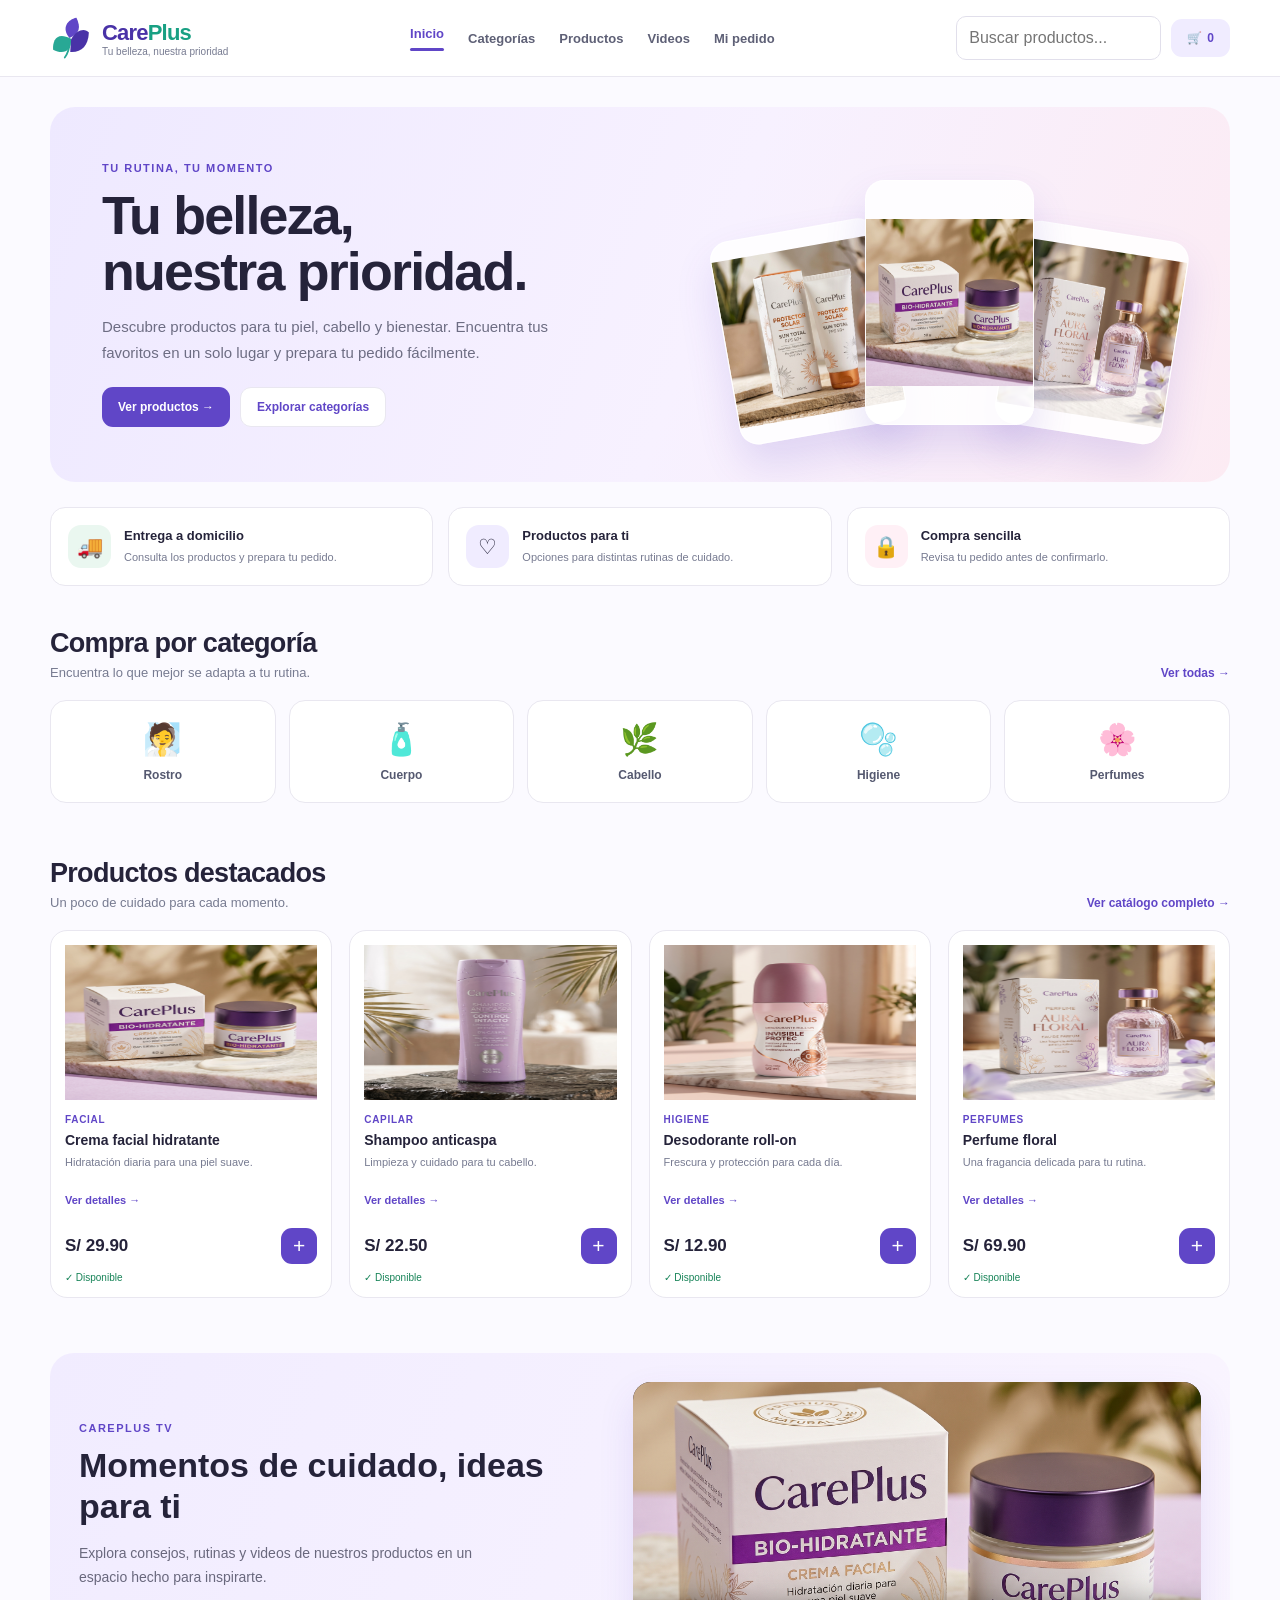
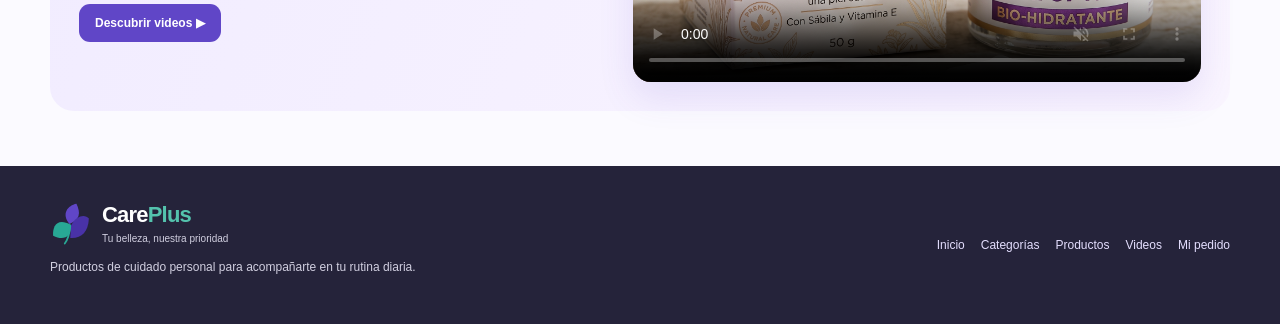
<file: index.html>
<!doctype html>
<html lang="es">

<head>
  <meta charset="utf-8">
  <meta name="viewport" content="width=device-width,initial-scale=1">
  <meta name="description" content="CarePlus: cuidado personal, productos para el rostro, el cuerpo y el cabello.">
  <title>Inicio | CarePlus</title>
  <link rel="stylesheet" href="css/estilos.css">
  <link rel="stylesheet" href="css/index.css">
</head>

<body>
  <header>
    <div class="wrap navbar">
      <a class="brand" href="index.html" aria-label="CarePlus: ir al inicio"><span class="logo-flower"
          aria-hidden="true"><svg viewBox="0 0 50 54" xmlns="http://www.w3.org/2000/svg">
            <path d="M23 27C12 14 21 3 32 1c6 13 4 20-9 26Z" fill="#6046c7" />
            <path d="M25 28C7 18 1 30 2 42c13 7 24 2 23-14Z" fill="#28a895" />
            <path d="M25 29c7-13 18-15 23-9-1 18-10 26-24 25Z" fill="#4932a7" />
            <path d="M24 30c-1 10-3 17-7 22" fill="none" stroke="#28a895" stroke-width="2.3" stroke-linecap="round" />
          </svg></span><span><strong><span class="brand-care">Care</span><span
              class="brand-plus">Plus</span></strong><small class="tagline">Tu belleza, nuestra
            prioridad</small></span></a>
      <nav aria-label="Navegación principal"><a href="index.html" aria-current="page">Inicio</a><a
          href="categorias.html">Categorías</a><a href="productos.html">Productos</a><a href="videos.html">Videos</a><a
          href="mi-pedido.html">Mi pedido</a></nav>
      <div class="nav-right">
        <form class="nav-search-form" id="global-search-form" role="search"><input id="header-search" class="search"
            type="search" placeholder="Buscar productos..." aria-label="Buscar productos" autocomplete="off"></form>
        <a class="cart-btn" href="mi-pedido.html#carrito" aria-label="Ir a mi carrito">🛒 <span
            id="cart-count">0</span></a>
      </div>
    </div>
  </header>
  <main class="page-main">
    <div class="wrap">
      <section class="hero home-hero" id="inicio">
        <div>
          <div class="eyebrow">Tu rutina, tu momento</div>
          <h1>Tu belleza,<br>nuestra prioridad.</h1>
          <p>Descubre productos para tu piel, cabello y bienestar. Encuentra tus favoritos en un solo lugar y prepara tu
            pedido fácilmente.</p>
          <div class="hero-actions"><a class="btn btn-primary" href="productos.html">Ver productos →</a><a
              class="btn btn-light" href="categorias.html">Explorar categorías</a></div>
        </div>
        <div class="hero-showcase" aria-label="Productos de cuidado CarePlus"><img class="hero-bottle hero-bottle-one"
            src="images/protector.jpg" alt="Protector solar CarePlus"><img class="hero-bottle hero-bottle-two"
            src="images/crema facial hidratante.jpg" alt="Crema hidratante CarePlus"><img
            class="hero-bottle hero-bottle-three" src="images/Perfume floral.jpg" alt="Perfume floral CarePlus"></div>
      </section>
      <div class="benefits">
        <div class="benefit">
          <div class="benefit-icon">🚚</div>
          <div><strong>Entrega a domicilio</strong><small>Consulta los productos y prepara tu pedido.</small></div>
        </div>
        <div class="benefit">
          <div class="benefit-icon">♡</div>
          <div><strong>Productos para ti</strong><small>Opciones para distintas rutinas de cuidado.</small></div>
        </div>
        <div class="benefit">
          <div class="benefit-icon">🔒</div>
          <div><strong>Compra sencilla</strong><small>Revisa tu pedido antes de confirmarlo.</small></div>
        </div>
      </div>
      <section class="section-block">
        <div class="section-head">
          <div>
            <h2>Compra por categoría</h2>
            <p>Encuentra lo que mejor se adapta a tu rutina.</p>
          </div><a class="mini-link" href="categorias.html">Ver todas →</a>
        </div>
        <div class="categories home-categories"><a class="category"
            href="productos.html?categoria=Facial"><span>🧖</span>Rostro</a><a class="category"
            href="productos.html?categoria=Cremas"><span>🧴</span>Cuerpo</a><a class="category"
            href="productos.html?categoria=Capilar"><span>🌿</span>Cabello</a><a class="category"
            href="productos.html?categoria=Higiene"><span>🫧</span>Higiene</a><a class="category"
            href="productos.html?categoria=Perfumes"><span>🌸</span>Perfumes</a></div>
      </section>
      <section class="section-block">
        <div class="section-head">
          <div>
            <h2>Productos destacados</h2>
            <p>Un poco de cuidado para cada momento.</p>
          </div><a class="mini-link" href="productos.html">Ver catálogo completo →</a>
        </div>
        <div class="products" id="home-products"></div>
      </section>
      <section class="home-video-teaser section-block">
        <div>
          <div class="eyebrow">CAREPLUS TV</div>
          <h2>Momentos de cuidado, ideas para ti</h2>
          <p>Explora consejos, rutinas y videos de nuestros productos en un espacio hecho para inspirarte.</p><a
            href="videos.html" class="btn btn-primary">Descubrir videos ▶</a>
        </div>
        <div class="teaser-media"><video controls muted playsinline preload="metadata"
            poster="images/crema facial hidratante.jpg">
            <source src="videos/CarePlus_video_principal.mp4" type="video/mp4">Tu navegador no admite videos HTML5.
          </video></div>
      </section>
    </div>
  </main>
  <footer>
    <div class="wrap footer-inner">
      <div><a class="brand" href="index.html" style="color:white"><span class="logo-flower" aria-hidden="true"><svg
              viewBox="0 0 50 54" xmlns="http://www.w3.org/2000/svg">
              <path d="M23 27C12 14 21 3 32 1c6 13 4 20-9 26Z" fill="#6046c7" />
              <path d="M25 28C7 18 1 30 2 42c13 7 24 2 23-14Z" fill="#28a895" />
              <path d="M25 29c7-13 18-15 23-9-1 18-10 26-24 25Z" fill="#4932a7" />
              <path d="M24 30c-1 10-3 17-7 22" fill="none" stroke="#28a895" stroke-width="2.3" stroke-linecap="round" />
            </svg></span><span><strong>Care<span style="color:#54c2ad">Plus</span></strong><small
              style="color:#d1cfe0">Tu belleza, nuestra prioridad</small></span></a>
        <p>Productos de cuidado personal para acompañarte en tu rutina diaria.</p>
      </div>
      <div class="footer-links"><a href="index.html">Inicio</a><a href="categorias.html">Categorías</a><a
          href="productos.html">Productos</a><a href="videos.html">Videos</a><a href="mi-pedido.html">Mi pedido</a>
      </div>
    </div>
  </footer>
  <script src="js/data/productos.js"></script>
  <script src="js/comun.js"></script>
  <script src="js/index.js"></script>
</body>

</html>
</file>
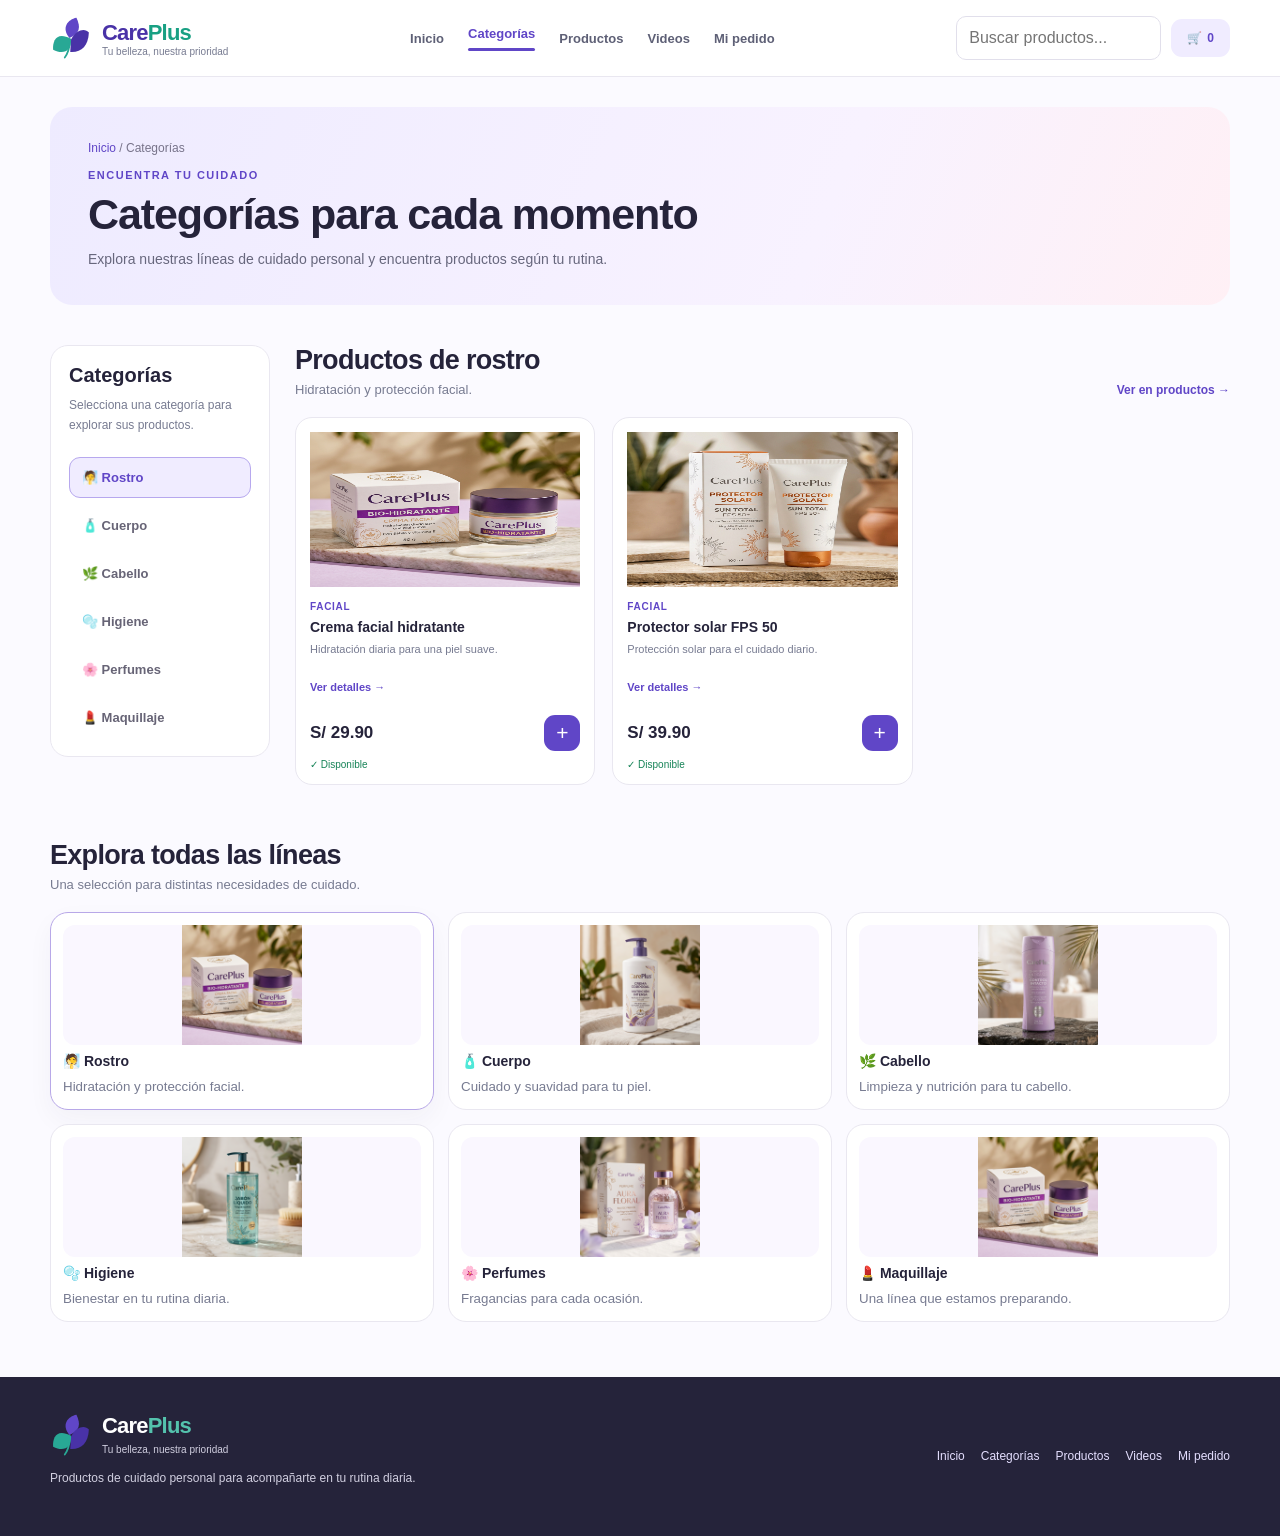
<file: categorias.html>
<!doctype html>
<html lang="es">

<head>
  <meta charset="utf-8">
  <meta name="viewport" content="width=device-width,initial-scale=1">
  <meta name="description" content="Explora las categorías de cuidado personal de CarePlus.">
  <title>Categorías | CarePlus</title>
  <link rel="stylesheet" href="css/estilos.css">
  <link rel="stylesheet" href="css/categorias.css">
</head>

<body>
  <header>
    <div class="wrap navbar">
      <a class="brand" href="index.html" aria-label="CarePlus: ir al inicio"><span class="logo-flower"
          aria-hidden="true"><svg viewBox="0 0 50 54" xmlns="http://www.w3.org/2000/svg">
            <path d="M23 27C12 14 21 3 32 1c6 13 4 20-9 26Z" fill="#6046c7" />
            <path d="M25 28C7 18 1 30 2 42c13 7 24 2 23-14Z" fill="#28a895" />
            <path d="M25 29c7-13 18-15 23-9-1 18-10 26-24 25Z" fill="#4932a7" />
            <path d="M24 30c-1 10-3 17-7 22" fill="none" stroke="#28a895" stroke-width="2.3" stroke-linecap="round" />
          </svg></span><span><strong><span class="brand-care">Care</span><span
              class="brand-plus">Plus</span></strong><small class="tagline">Tu belleza, nuestra
            prioridad</small></span></a>
      <nav aria-label="Navegación principal"><a href="index.html">Inicio</a><a href="categorias.html"
          aria-current="page">Categorías</a><a href="productos.html">Productos</a><a href="videos.html">Videos</a><a
          href="mi-pedido.html">Mi pedido</a></nav>
      <div class="nav-right">
        <form class="nav-search-form" id="global-search-form" role="search"><input id="header-search" class="search"
            type="search" placeholder="Buscar productos..." aria-label="Buscar productos" autocomplete="off"></form>
        <a class="cart-btn" href="mi-pedido.html#carrito" aria-label="Ir a mi carrito">🛒 <span
            id="cart-count">0</span></a>
      </div>
    </div>
  </header>
  <main class="page-main">
    <div class="wrap">
      <section class="page-banner">
        <div class="crumb"><a href="index.html">Inicio</a> / Categorías</div>
        <div class="eyebrow">Encuentra tu cuidado</div>
        <h1>Categorías para cada momento</h1>
        <p>Explora nuestras líneas de cuidado personal y encuentra productos según tu rutina.</p>
      </section>
      <section class="category-layout section-block" aria-labelledby="categories-title">
        <aside class="category-sidebar panel">
          <h2 id="categories-title">Categorías</h2>
          <p class="panel-intro">Selecciona una categoría para explorar sus productos.</p>
          <div class="category-menu" id="category-menu"><button type="button" data-cat="Facial">🧖
              Rostro</button><button type="button" data-cat="Cremas">🧴 Cuerpo</button><button type="button"
              data-cat="Capilar">🌿 Cabello</button><button type="button" data-cat="Higiene">🫧 Higiene</button><button
              type="button" data-cat="Perfumes">🌸 Perfumes</button><button type="button" data-cat="Maquillaje">💄
              Maquillaje</button></div>
        </aside>
        <div class="category-results">
          <div class="section-head">
            <div>
              <h2 id="category-heading">Productos para tu rostro</h2>
              <p id="category-description">Conoce nuestros productos y agrégalos a tu pedido.</p>
            </div><a id="category-view-all" class="mini-link" href="productos.html?categoria=Facial">Ver en productos
              →</a>
          </div>
          <div class="products category-products" id="category-products"></div>
        </div>
      </section>
      <section class="section-block">
        <div class="section-head">
          <div>
            <h2>Explora todas las líneas</h2>
            <p>Una selección para distintas necesidades de cuidado.</p>
          </div>
        </div>
        <div class="category-tiles" id="category-tiles"></div>
      </section>
    </div>
  </main>
  <footer>
    <div class="wrap footer-inner">
      <div><a class="brand" href="index.html" style="color:white"><span class="logo-flower" aria-hidden="true"><svg
              viewBox="0 0 50 54" xmlns="http://www.w3.org/2000/svg">
              <path d="M23 27C12 14 21 3 32 1c6 13 4 20-9 26Z" fill="#6046c7" />
              <path d="M25 28C7 18 1 30 2 42c13 7 24 2 23-14Z" fill="#28a895" />
              <path d="M25 29c7-13 18-15 23-9-1 18-10 26-24 25Z" fill="#4932a7" />
              <path d="M24 30c-1 10-3 17-7 22" fill="none" stroke="#28a895" stroke-width="2.3" stroke-linecap="round" />
            </svg></span><span><strong>Care<span style="color:#54c2ad">Plus</span></strong><small
              style="color:#d1cfe0">Tu belleza, nuestra prioridad</small></span></a>
        <p>Productos de cuidado personal para acompañarte en tu rutina diaria.</p>
      </div>
      <div class="footer-links"><a href="index.html">Inicio</a><a href="categorias.html">Categorías</a><a
          href="productos.html">Productos</a><a href="videos.html">Videos</a><a href="mi-pedido.html">Mi pedido</a>
      </div>
    </div>
  </footer>
  <script src="js/data/productos.js"></script>
  <script src="js/comun.js"></script>
  <script src="js/categorias.js"></script>
</body>

</html>
</file>
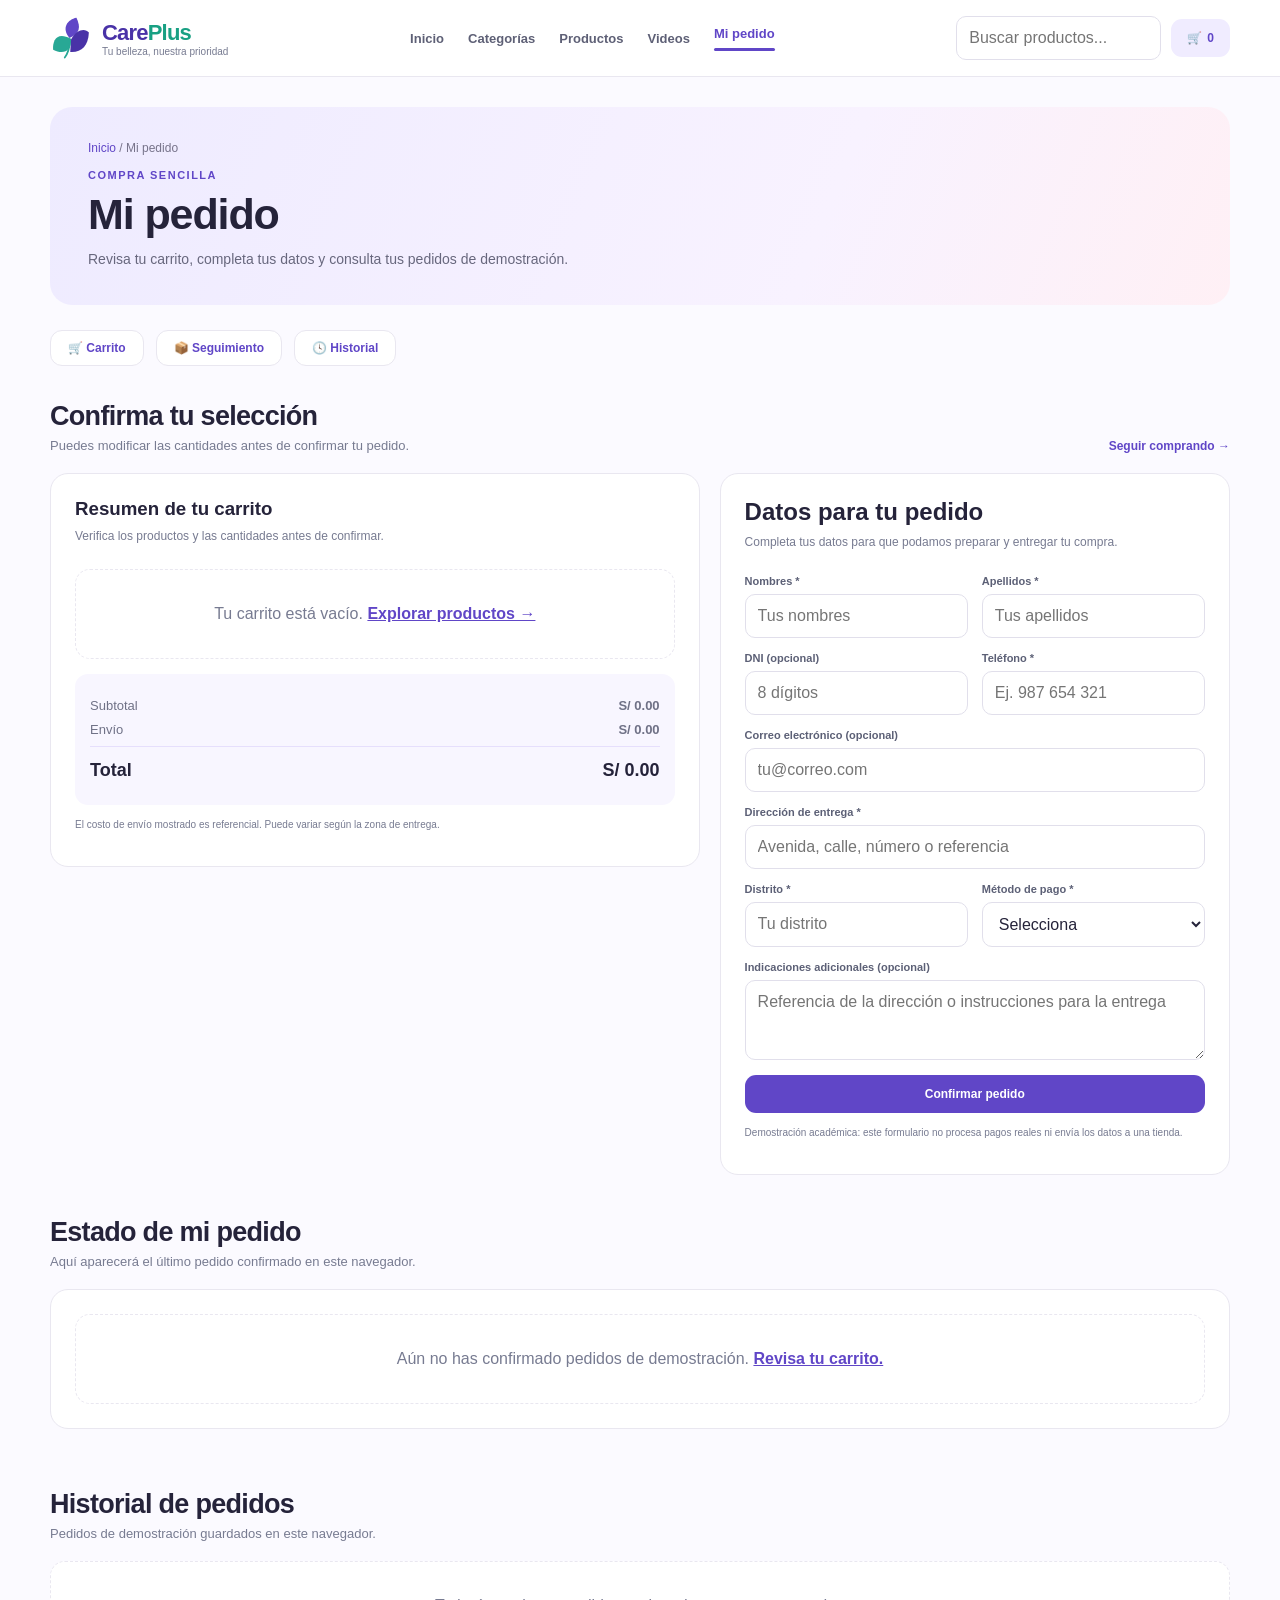
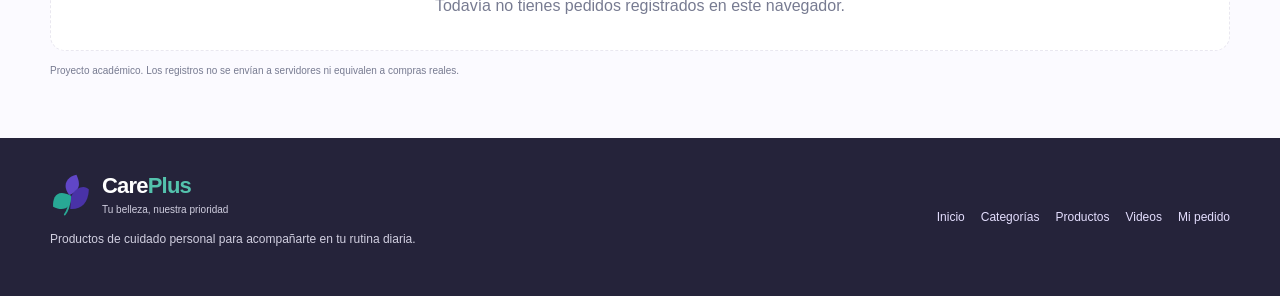
<file: mi-pedido.html>
<!doctype html>
<html lang="es">

<head>
  <meta charset="utf-8">
  <meta name="viewport" content="width=device-width,initial-scale=1">
  <meta name="description" content="Carrito y seguimiento de pedidos de demostración en CarePlus.">
  <title>Mi pedido | CarePlus</title>
  <link rel="stylesheet" href="css/estilos.css">
  <link rel="stylesheet" href="css/mi-pedido.css">
</head>

<body>
  <header>
    <div class="wrap navbar">
      <a class="brand" href="index.html" aria-label="CarePlus: ir al inicio"><span class="logo-flower"
          aria-hidden="true"><svg viewBox="0 0 50 54" xmlns="http://www.w3.org/2000/svg">
            <path d="M23 27C12 14 21 3 32 1c6 13 4 20-9 26Z" fill="#6046c7" />
            <path d="M25 28C7 18 1 30 2 42c13 7 24 2 23-14Z" fill="#28a895" />
            <path d="M25 29c7-13 18-15 23-9-1 18-10 26-24 25Z" fill="#4932a7" />
            <path d="M24 30c-1 10-3 17-7 22" fill="none" stroke="#28a895" stroke-width="2.3" stroke-linecap="round" />
          </svg></span><span><strong><span class="brand-care">Care</span><span
              class="brand-plus">Plus</span></strong><small class="tagline">Tu belleza, nuestra
            prioridad</small></span></a>
      <nav aria-label="Navegación principal"><a href="index.html">Inicio</a><a href="categorias.html">Categorías</a><a
          href="productos.html">Productos</a><a href="videos.html">Videos</a><a href="mi-pedido.html"
          aria-current="page">Mi pedido</a></nav>
      <div class="nav-right">
        <form class="nav-search-form" id="global-search-form" role="search"><input id="header-search" class="search"
            type="search" placeholder="Buscar productos..." aria-label="Buscar productos" autocomplete="off"></form>
        <a class="cart-btn" href="mi-pedido.html#carrito" aria-label="Ir a mi carrito">🛒 <span
            id="cart-count">0</span></a>
      </div>
    </div>
  </header>
  <main class="page-main">
    <div class="wrap">
      <section class="page-banner">
        <div class="crumb"><a href="index.html">Inicio</a> / Mi pedido</div>
        <div class="eyebrow">COMPRA SENCILLA</div>
        <h1>Mi pedido</h1>
        <p>Revisa tu carrito, completa tus datos y consulta tus pedidos de demostración.</p>
      </section>
      <nav class="order-tabs" aria-label="Secciones de mi pedido"><a href="#carrito">🛒 Carrito</a><a
          href="#seguimiento">📦 Seguimiento</a><a href="#historial">🕓 Historial</a></nav>
      <section id="carrito">
        <div class="section-head">
          <div>
            <h2>Confirma tu selección</h2>
            <p>Puedes modificar las cantidades antes de confirmar tu pedido.</p>
          </div><a href="productos.html" class="mini-link">Seguir comprando →</a>
        </div>
        <section class="checkout-area checkout-page" id="pedido">
          <div class="panel">
            <div class="notice" id="notice" role="status"></div>
            <h2>Datos para tu pedido</h2>
            <p class="panel-intro">Completa tus datos para que podamos preparar y entregar tu compra.</p>
            <form id="checkout-form">
              <div class="form-grid">
                <div class="field"><label for="first-name">Nombres *</label><input id="first-name"
                    placeholder="Tus nombres" required="" /></div>
                <div class="field"><label for="last-name">Apellidos *</label><input id="last-name"
                    placeholder="Tus apellidos" required="" /></div>
                <div class="field"><label for="dni">DNI (opcional)</label><input id="dni" inputmode="numeric"
                    maxlength="8" placeholder="8 dígitos" /></div>
                <div class="field"><label for="phone">Teléfono *</label><input id="phone" inputmode="tel"
                    placeholder="Ej. 987 654 321" required="" /></div>
                <div class="field full"><label for="email">Correo electrónico (opcional)</label><input id="email"
                    placeholder="tu@correo.com" type="email" /></div>
                <div class="field full"><label for="address">Dirección de entrega *</label><input id="address"
                    placeholder="Avenida, calle, número o referencia" required="" /></div>
                <div class="field"><label for="district">Distrito *</label><input id="district"
                    placeholder="Tu distrito" required="" /></div>
                <div class="field"><label for="payment">Método de pago *</label><select id="payment" required="">
                    <option value="">Selecciona</option>
                    <option>Pago contra entrega</option>
                    <option>Transferencia bancaria</option>
                    <option>Billetera digital</option>
                    <option>Tarjeta</option>
                  </select></div>
                <div class="field full"><label for="comments">Indicaciones adicionales
                    (opcional)</label><textarea id="comments"
                    placeholder="Referencia de la dirección o instrucciones para la entrega" rows="3"></textarea>
                </div>
              </div>
              <button class="btn btn-primary wide" type="submit">Confirmar pedido</button>
              <p class="note">Demostración académica: este formulario no procesa pagos reales ni envía los
                datos a una tienda.</p>
            </form>
          </div>
          <aside class="panel">
            <h3>Resumen de tu carrito</h3>
            <p class="panel-intro">Verifica los productos y las cantidades antes de confirmar.</p>
            <div id="cart-items">
              <div class="empty">Tu carrito está vacío. Agrega productos del catálogo.</div>
            </div>
            <div class="totals">
              <div class="total-row"><span>Subtotal</span><strong id="subtotal">S/ 0.00</strong></div>
              <div class="total-row"><span>Envío</span><strong id="shipping">S/ 7.00</strong></div>
              <div class="total-row final"><span>Total</span><strong id="total">S/ 7.00</strong></div>
            </div>
            <p class="note">El costo de envío mostrado es referencial. Puede variar según la zona de entrega.
            </p>
          </aside>
        </section>
      </section>
      <section class="order-extras" id="seguimiento">
        <div class="section-head">
          <div>
            <h2>Estado de mi pedido</h2>
            <p id="last-order-description">Aquí aparecerá el último pedido confirmado en este navegador.</p>
          </div>
        </div>
        <div class="panel" id="latest-order"></div>
      </section>
      <section class="order-extras" id="historial">
        <div class="section-head">
          <div>
            <h2>Historial de pedidos</h2>
            <p>Pedidos de demostración guardados en este navegador.</p>
          </div>
        </div>
        <div class="order-history" id="order-history"></div>
        <p class="note">Proyecto académico. Los registros no se envían a servidores ni equivalen a compras reales.</p>
      </section>
    </div>
  </main>
  <footer>
    <div class="wrap footer-inner">
      <div><a class="brand" href="index.html" style="color:white"><span class="logo-flower" aria-hidden="true"><svg
              viewBox="0 0 50 54" xmlns="http://www.w3.org/2000/svg">
              <path d="M23 27C12 14 21 3 32 1c6 13 4 20-9 26Z" fill="#6046c7" />
              <path d="M25 28C7 18 1 30 2 42c13 7 24 2 23-14Z" fill="#28a895" />
              <path d="M25 29c7-13 18-15 23-9-1 18-10 26-24 25Z" fill="#4932a7" />
              <path d="M24 30c-1 10-3 17-7 22" fill="none" stroke="#28a895" stroke-width="2.3" stroke-linecap="round" />
            </svg></span><span><strong>Care<span style="color:#54c2ad">Plus</span></strong><small
              style="color:#d1cfe0">Tu belleza, nuestra prioridad</small></span></a>
        <p>Productos de cuidado personal para acompañarte en tu rutina diaria.</p>
      </div>
      <div class="footer-links"><a href="index.html">Inicio</a><a href="categorias.html">Categorías</a><a
          href="productos.html">Productos</a><a href="videos.html">Videos</a><a href="mi-pedido.html">Mi pedido</a>
      </div>
    </div>
  </footer>
  <script src="js/data/productos.js"></script>
  <script src="js/comun.js"></script>
  <script src="js/mi-pedido.js"></script>
</body>

</html>
</file>
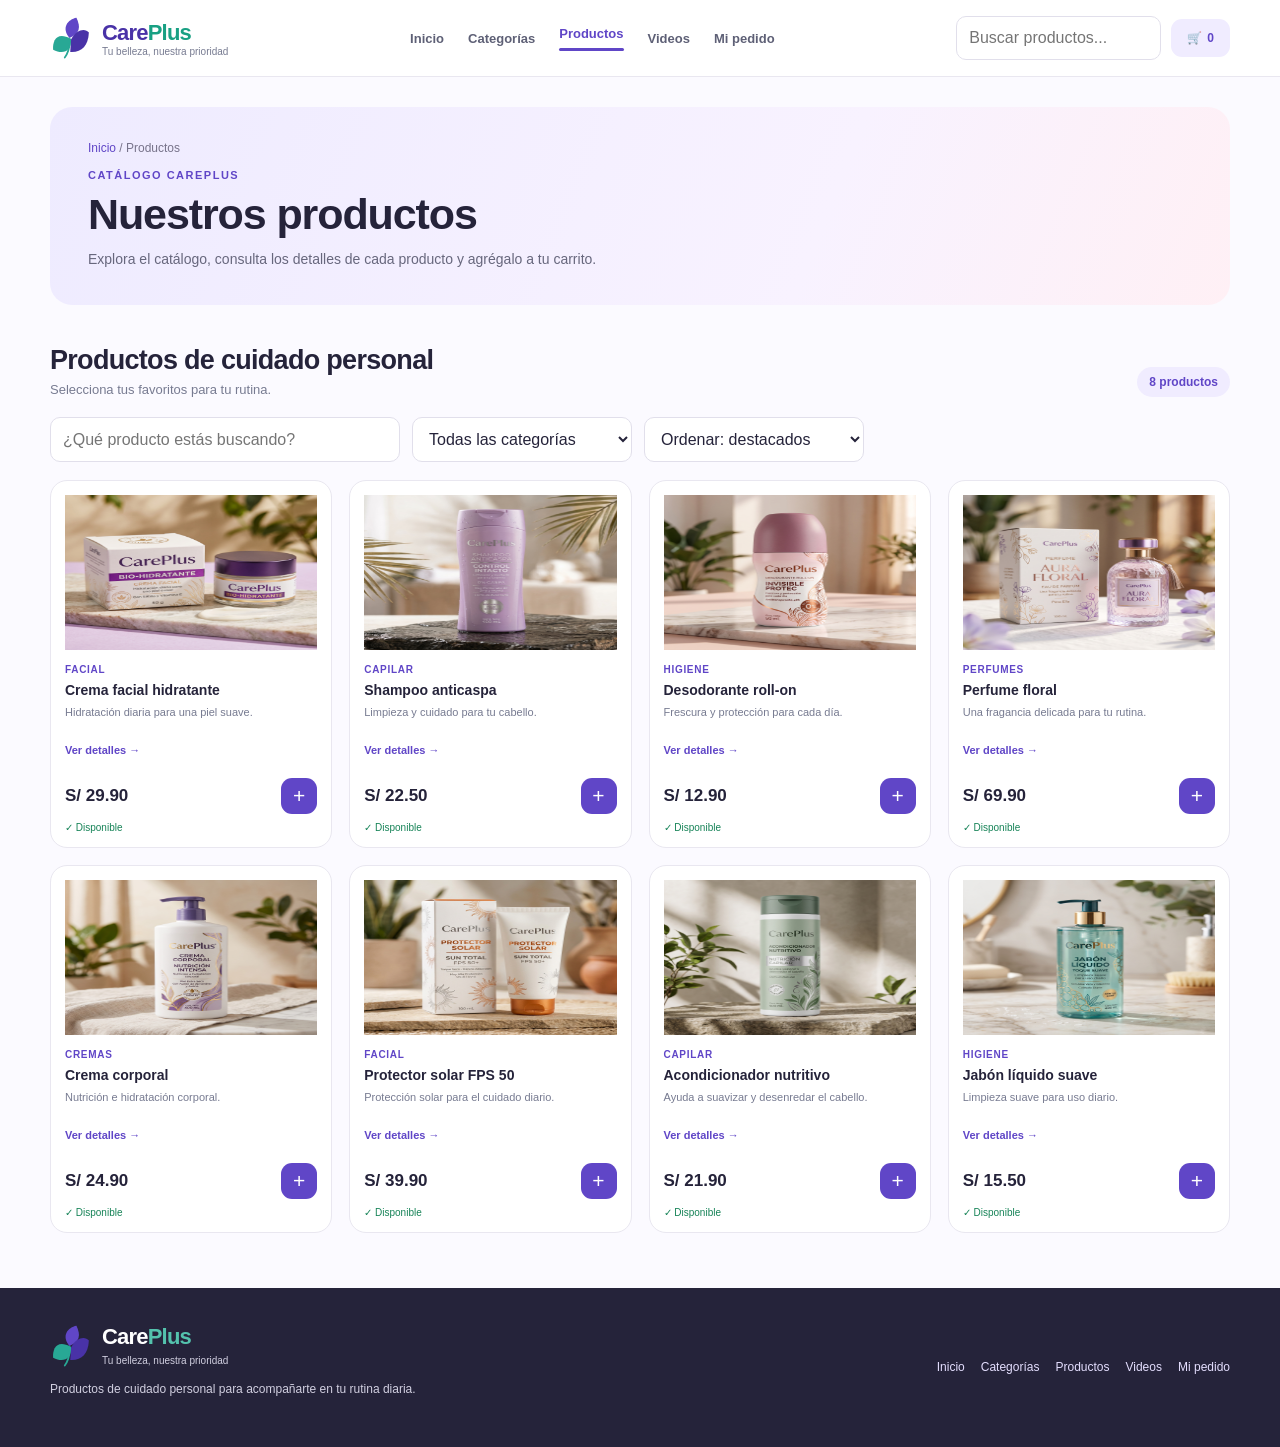
<file: productos.html>
<!doctype html>
<html lang="es">

<head>
  <meta charset="utf-8">
  <meta name="viewport" content="width=device-width,initial-scale=1">
  <meta name="description" content="Catálogo de productos CarePlus con búsqueda, categorías y carrito.">
  <title>Productos | CarePlus</title>
  <link rel="stylesheet" href="css/estilos.css">
  <link rel="stylesheet" href="css/productos.css">
</head>

<body>
  <header>
    <div class="wrap navbar">
      <a class="brand" href="index.html" aria-label="CarePlus: ir al inicio"><span class="logo-flower"
          aria-hidden="true"><svg viewBox="0 0 50 54" xmlns="http://www.w3.org/2000/svg">
            <path d="M23 27C12 14 21 3 32 1c6 13 4 20-9 26Z" fill="#6046c7" />
            <path d="M25 28C7 18 1 30 2 42c13 7 24 2 23-14Z" fill="#28a895" />
            <path d="M25 29c7-13 18-15 23-9-1 18-10 26-24 25Z" fill="#4932a7" />
            <path d="M24 30c-1 10-3 17-7 22" fill="none" stroke="#28a895" stroke-width="2.3" stroke-linecap="round" />
          </svg></span><span><strong><span class="brand-care">Care</span><span
              class="brand-plus">Plus</span></strong><small class="tagline">Tu belleza, nuestra
            prioridad</small></span></a>
      <nav aria-label="Navegación principal"><a href="index.html">Inicio</a><a href="categorias.html">Categorías</a><a
          href="productos.html" aria-current="page">Productos</a><a href="videos.html">Videos</a><a
          href="mi-pedido.html">Mi pedido</a></nav>
      <div class="nav-right">
        <form class="nav-search-form" id="global-search-form" role="search"><input id="header-search" class="search"
            type="search" placeholder="Buscar productos..." aria-label="Buscar productos" autocomplete="off"></form>
        <a class="cart-btn" href="mi-pedido.html#carrito" aria-label="Ir a mi carrito">🛒 <span
            id="cart-count">0</span></a>
      </div>
    </div>
  </header>
  <main class="page-main">
    <div class="wrap">
      <section class="page-banner">
        <div class="crumb"><a href="index.html">Inicio</a> / Productos</div>
        <div class="eyebrow">Catálogo CarePlus</div>
        <h1>Nuestros productos</h1>
        <p>Explora el catálogo, consulta los detalles de cada producto y agrégalo a tu carrito.</p>
      </section>
      <section class="section-block">
        <div class="section-head">
          <div>
            <h2>Productos de cuidado personal</h2>
            <p id="results-description">Selecciona tus favoritos para tu rutina.</p>
          </div><span class="catalog-count" id="catalog-count" aria-live="polite"></span>
        </div>
        <div class="shop-tools"><input id="product-search" type="search" placeholder="¿Qué producto estás buscando?"
            aria-label="Buscar en catálogo"><select id="category-filter" aria-label="Filtrar por categoría">
            <option value="">Todas las categorías</option>
            <option value="Facial">Rostro</option>
            <option value="Cremas">Cuerpo</option>
            <option value="Capilar">Cabello</option>
            <option value="Higiene">Higiene</option>
            <option value="Perfumes">Perfumes</option>
            <option value="Maquillaje">Maquillaje</option>
          </select><select id="sort-filter" aria-label="Ordenar productos">
            <option value="featured">Ordenar: destacados</option>
            <option value="price-up">Precio: menor a mayor</option>
            <option value="price-down">Precio: mayor a menor</option>
            <option value="name">Nombre: A–Z</option>
          </select></div>
        <div class="products" id="products" aria-live="polite"></div>
      </section>
      <dialog class="product-dialog" id="product-dialog" aria-labelledby="detail-title"><button type="button"
          class="dialog-close" id="detail-close" aria-label="Cerrar detalles">×</button>
        <div class="product-dialog-body" id="product-detail"></div>
      </dialog>
      <div class="toast" id="shop-toast" role="status" aria-live="polite"></div>
    </div>
  </main>
  <footer>
    <div class="wrap footer-inner">
      <div><a class="brand" href="index.html" style="color:white"><span class="logo-flower" aria-hidden="true"><svg
              viewBox="0 0 50 54" xmlns="http://www.w3.org/2000/svg">
              <path d="M23 27C12 14 21 3 32 1c6 13 4 20-9 26Z" fill="#6046c7" />
              <path d="M25 28C7 18 1 30 2 42c13 7 24 2 23-14Z" fill="#28a895" />
              <path d="M25 29c7-13 18-15 23-9-1 18-10 26-24 25Z" fill="#4932a7" />
              <path d="M24 30c-1 10-3 17-7 22" fill="none" stroke="#28a895" stroke-width="2.3" stroke-linecap="round" />
            </svg></span><span><strong>Care<span style="color:#54c2ad">Plus</span></strong><small
              style="color:#d1cfe0">Tu belleza, nuestra prioridad</small></span></a>
        <p>Productos de cuidado personal para acompañarte en tu rutina diaria.</p>
      </div>
      <div class="footer-links"><a href="index.html">Inicio</a><a href="categorias.html">Categorías</a><a
          href="productos.html">Productos</a><a href="videos.html">Videos</a><a href="mi-pedido.html">Mi pedido</a>
      </div>
    </div>
  </footer>
  <script src="js/data/productos.js"></script>
  <script src="js/comun.js"></script>
  <script src="js/productos.js"></script>
</body>

</html>
</file>
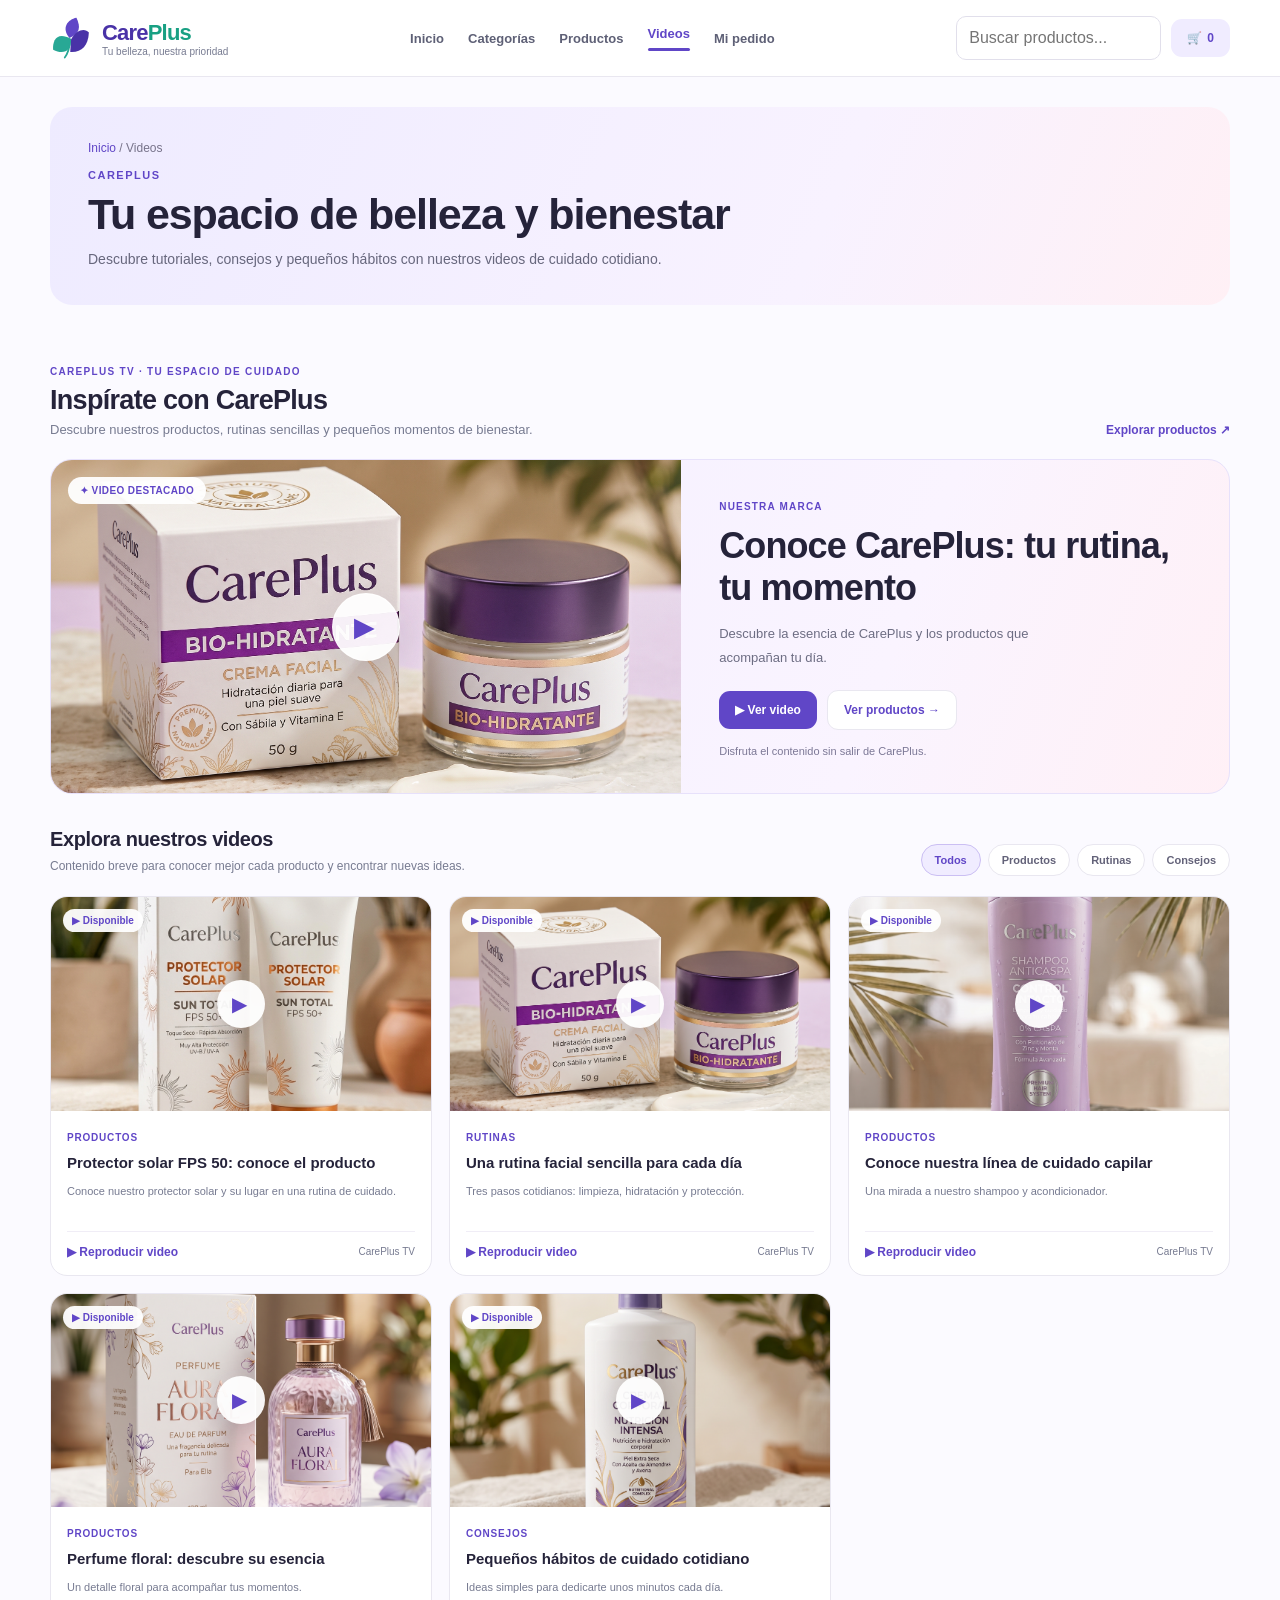
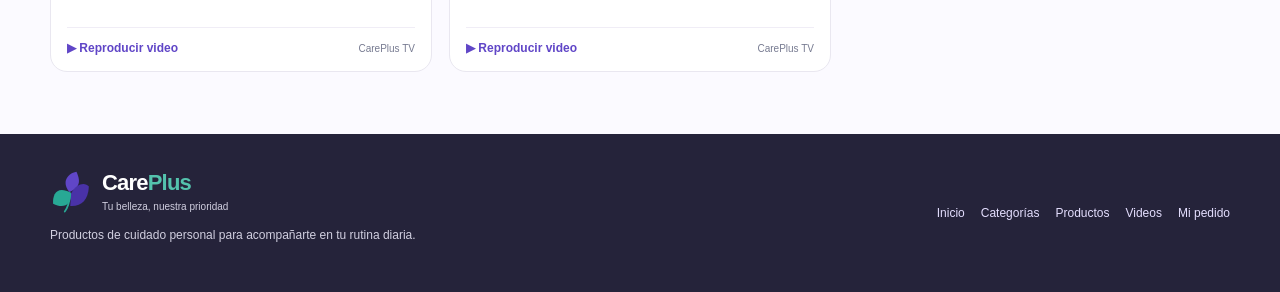
<file: videos.html>
<!doctype html>
<html lang="es">

<head>
  <meta charset="utf-8">
  <meta name="viewport" content="width=device-width,initial-scale=1">
  <meta name="description" content="CarePlus TV: videos de productos, rutinas y consejos de belleza.">
  <title>Videos | CarePlus</title>
  <link rel="stylesheet" href="css/estilos.css">
  <link rel="stylesheet" href="css/videos.css">
</head>

<body>
  <header>
    <div class="wrap navbar">
      <a class="brand" href="index.html" aria-label="CarePlus: ir al inicio"><span class="logo-flower"
          aria-hidden="true"><svg viewBox="0 0 50 54" xmlns="http://www.w3.org/2000/svg">
            <path d="M23 27C12 14 21 3 32 1c6 13 4 20-9 26Z" fill="#6046c7" />
            <path d="M25 28C7 18 1 30 2 42c13 7 24 2 23-14Z" fill="#28a895" />
            <path d="M25 29c7-13 18-15 23-9-1 18-10 26-24 25Z" fill="#4932a7" />
            <path d="M24 30c-1 10-3 17-7 22" fill="none" stroke="#28a895" stroke-width="2.3" stroke-linecap="round" />
          </svg></span><span><strong><span class="brand-care">Care</span><span
              class="brand-plus">Plus</span></strong><small class="tagline">Tu belleza, nuestra
            prioridad</small></span></a>
      <nav aria-label="Navegación principal"><a href="index.html">Inicio</a><a href="categorias.html">Categorías</a><a
          href="productos.html">Productos</a><a href="videos.html" aria-current="page">Videos</a><a
          href="mi-pedido.html">Mi pedido</a></nav>
      <div class="nav-right">
        <form class="nav-search-form" id="global-search-form" role="search"><input id="header-search" class="search"
            type="search" placeholder="Buscar productos..." aria-label="Buscar productos" autocomplete="off"></form>
        <a class="cart-btn" href="mi-pedido.html#carrito" aria-label="Ir a mi carrito">🛒 <span
            id="cart-count">0</span></a>
      </div>
    </div>
  </header>
  <main class="page-main">
    <div class="wrap">
      <section class="page-banner">
        <div class="crumb"><a href="index.html">Inicio</a> / Videos</div>
        <div class="eyebrow">CAREPLUS</div>
        <h1>Tu espacio de belleza y bienestar</h1>
        <p>Descubre tutoriales, consejos y pequeños hábitos con nuestros videos de cuidado cotidiano.</p>
      </section>
      <section aria-labelledby="cpv-title" class="cpv-section" id="videos">
        <div class="section-head cpv-section-head">
          <div>
            <span class="cpv-eyebrow">CAREPLUS TV · TU ESPACIO DE CUIDADO</span>
            <h2 id="cpv-title">Inspírate con CarePlus</h2>
            <p>Descubre nuestros productos, rutinas sencillas y pequeños momentos de bienestar.</p>
          </div>
          <a class="cpv-text-link" href="productos.html">Explorar productos <span aria-hidden="true">↗</span></a>
        </div>
        <!-- El video principal se construye con los datos de js/data/videos.js. -->
        <div id="cpv-featured"></div>
        <div class="cpv-library-heading">
          <div>
            <h3>Explora nuestros videos</h3>
            <p>Contenido breve para conocer mejor cada producto y encontrar nuevas ideas.</p>
          </div>
          <div aria-label="Filtrar videos por categoría" class="cpv-filters" role="group">
            <button aria-pressed="true" class="cpv-filter is-active" data-video-filter="todos"
              type="button">Todos</button>
            <button aria-pressed="false" class="cpv-filter" data-video-filter="productos"
              type="button">Productos</button>
            <button aria-pressed="false" class="cpv-filter" data-video-filter="rutinas" type="button">Rutinas</button>
            <button aria-pressed="false" class="cpv-filter" data-video-filter="consejos" type="button">Consejos</button>
          </div>
        </div>
        <!-- Las tarjetas se generan con JavaScript; no hay que copiarlas en el HTML. -->
        <div aria-live="polite" class="cpv-grid" id="cpv-grid"></div>
        <p class="cpv-empty" hidden="" id="cpv-empty">No hay videos en esta categoría por ahora.</p>
      </section>
    </div>
  </main>
  <footer>
    <div class="wrap footer-inner">
      <div><a class="brand" href="index.html" style="color:white"><span class="logo-flower" aria-hidden="true"><svg
              viewBox="0 0 50 54" xmlns="http://www.w3.org/2000/svg">
              <path d="M23 27C12 14 21 3 32 1c6 13 4 20-9 26Z" fill="#6046c7" />
              <path d="M25 28C7 18 1 30 2 42c13 7 24 2 23-14Z" fill="#28a895" />
              <path d="M25 29c7-13 18-15 23-9-1 18-10 26-24 25Z" fill="#4932a7" />
              <path d="M24 30c-1 10-3 17-7 22" fill="none" stroke="#28a895" stroke-width="2.3" stroke-linecap="round" />
            </svg></span><span><strong>Care<span style="color:#54c2ad">Plus</span></strong><small
              style="color:#d1cfe0">Tu belleza, nuestra prioridad</small></span></a>
        <p>Productos de cuidado personal para acompañarte en tu rutina diaria.</p>
      </div>
      <div class="footer-links"><a href="index.html">Inicio</a><a href="categorias.html">Categorías</a><a
          href="productos.html">Productos</a><a href="videos.html">Videos</a><a href="mi-pedido.html">Mi pedido</a>
      </div>
    </div>
  </footer>
  <dialog aria-labelledby="cpv-dialog-title" class="cpv-dialog" id="cpv-dialog">
    <div class="cpv-dialog__inner">
      <div class="cpv-dialog__top">
        <div>
          <span class="cpv-eyebrow">CAREPLUS TV</span>
          <h2 id="cpv-dialog-title">Video de CarePlus</h2>
        </div>
        <button aria-label="Cerrar video" class="cpv-dialog__close" id="cpv-dialog-close" type="button">×</button>
      </div>
      <video controls="" id="cpv-player" playsinline="" preload="none"></video>
      <p class="cpv-dialog__description" id="cpv-dialog-description"></p>
      <p class="cpv-dialog__error" hidden="" id="cpv-dialog-error" role="alert">No se pudo reproducir el video.
        Comprueba que el archivo MP4 exista en la carpeta indicada.</p>
    </div>
  </dialog>
  <script src="js/data/productos.js"></script>
  <script src="js/comun.js"></script>
  <script src="js/data/videos.js"></script>
  <script src="js/videos.js"></script>
</body>

</html>
</file>
<file: css/estilos.css>
:root {
    --purple: #6046c7;
    --purple-dark: #4932a7;
    --lavender: #f0ecff;
    --ink: #25233a;
    --muted: #777b91;
    --line: #e9e7f0;
    --bg: #fbfaff;
    --mint: #eaf7f0;
    --pink: #fff0f6
}

* {
    box-sizing: border-box
}

body {
    margin: 0;
    background: var(--bg);
    color: var(--ink);
    font-family: Inter, "Segoe UI", Arial, sans-serif
}

button,
input,
select,
textarea {
    font: inherit
}

button {
    cursor: pointer
}

.wrap {
    width: min(1180px, calc(100% - 36px));
    margin: auto;
}

header {
    position: sticky;
    top: 0;
    z-index: 5;
    background: rgba(255, 255, 255, .95);
    border-bottom: 1px solid var(--line);
    backdrop-filter: blur(12px);
}


.navbar {
    min-height: 76px;
    display: flex;
    align-items: center;
    justify-content: space-between;
    gap: 22px;
}

.brand {
    display: flex;
    align-items: center;
    gap: 10px;
    text-decoration: none;
    color: var(--ink);
}

.logo {
    width: 43px;
    height: 43px;
    border-radius: 15px;
    background: var(--lavender);
    display: grid;
    place-items: center;
    font-size: 25px;
    color: var(--purple);
}

.brand strong {
    font-size: 22px;
    letter-spacing: -.8px;
    display: block;
}

.brand small {
    font-size: 10px;
    color: var(--muted);
}

nav {
    display: flex;
    gap: 24px;
    align-items: center;
}

nav a {
    color: #5e6076;
    text-decoration: none;
    font-size: 13px;
    font-weight: 700;
}

nav a:hover {
    color: var(--purple);
}

.nav-right {
    display: flex;
    align-items: center;
    gap: 10px;
}

.search {
    width: 210px;
}

.cart-btn,
.btn {
    border: 0;
    border-radius: 11px;
    padding: 12px 16px;
    font-weight: 800;
    font-size: 12px;
}

.cart-btn {
    background: var(--lavender);
    color: var(--purple);
}

.btn-primary {
    background: var(--purple);
    color: white;
}

.btn-primary:hover {
    background: var(--purple-dark);
}

.btn-light {
    background: white;
    color: var(--purple);
    border: 1px solid var(--line);
}

input,
select,
textarea {
    border: 1px solid #e1dfeb;
    border-radius: 10px;
    padding: 12px;
    width: 100%;
    background: white;
    color: var(--ink);
    outline: none;
}

input:focus,
select:focus,
textarea:focus {
    border-color: #a999ed;
    box-shadow: 0 0 0 3px #6046c71a;
}

.hero {
    margin: 30px auto 25px;
    min-height: 340px;
    border-radius: 25px;
    background: linear-gradient(110deg, #eee9ff 0%, #f7f1ff 55%, #fcebf3 100%);
    display: grid;
    grid-template-columns: 1.15fr .85fr;
    align-items: center;
    overflow: hidden;
    padding: 45px 52px;
    position: relative;
}

.eyebrow {
    color: var(--purple);
    font-size: 11px;
    text-transform: uppercase;
    letter-spacing: 1.5px;
    font-weight: 900;
}

.hero h1 {
    font-size: clamp(34px, 4.2vw, 55px);
    line-height: 1.04;
    letter-spacing: -1.8px;
    margin: 14px 0;
}

.hero p {
    color: #6d6d83;
    line-height: 1.7;
    max-width: 480px;
    font-size: 15px;
}

.hero-art {
    font-size: 125px;
    text-align: center;
    filter: drop-shadow(0 18px 15px #6046c71c);
}

.hero-art span {
    display: inline-grid;
    place-items: center;
    background: #ffffffb8;
    width: 225px;
    height: 225px;
    border-radius: 50%;
    border: 1px solid #ffffff;
}

.hero-actions {
    display: flex;
    gap: 10px;
    flex-wrap: wrap;
    margin-top: 22px;
}

.benefits {
    display: grid;
    grid-template-columns: repeat(3, 1fr);
    gap: 15px;
    margin: 20px 0 42px;
}

.benefit {
    background: white;
    border: 1px solid var(--line);
    border-radius: 15px;
    padding: 17px;
    display: flex;
    align-items: center;
    gap: 13px;
}

.benefit-icon {
    width: 43px;
    height: 43px;
    border-radius: 13px;
    display: grid;
    place-items: center;
    background: var(--mint);
    font-size: 21px;
}

.benefit:nth-child(2) .benefit-icon {
    background: var(--lavender);
}

.benefit:nth-child(3) .benefit-icon {
    background: var(--pink);
}

.benefit strong {
    display: block;
    font-size: 13px;
    margin-bottom: 4px;
}

.benefit small {
    font-size: 11px;
    color: var(--muted);
}

section {
    scroll-margin-top: 95px;
}

.section-head {
    display: flex;
    justify-content: space-between;
    align-items: end;
    gap: 16px;
    margin: 0 0 20px;
}

.section-head h2 {
    font-size: 27px;
    letter-spacing: -.7px;
    margin: 0 0 6px;
}

.section-head p {
    font-size: 13px;
    color: var(--muted);
    margin: 0;
}

.categories {
    display: grid;
    grid-template-columns: repeat(5, 1fr);
    gap: 13px;
    margin-bottom: 42px;
}

.category {
    background: white;
    border: 1px solid var(--line);
    border-radius: 16px;
    padding: 20px 12px;
    text-align: center;
    color: #555970;
    font-weight: 800;
    font-size: 12px;
}

.category span {
    display: block;
    font-size: 31px;
    margin-bottom: 10px;
}

.category:hover,
.category.selected {
    border-color: #b9aaf2;
    background: var(--lavender);
    color: var(--purple);
}

.products {
    display: grid;
    grid-template-columns: repeat(4, minmax(0, 1fr));
    gap: 17px;
}

.product {
    background: white;
    border: 1px solid var(--line);
    border-radius: 17px;
    padding: 14px;
    transition: .2s;
    min-width: 0;
}

.product:hover {
    transform: translateY(-3px);
    box-shadow: 0 12px 28px #25233a0b;
}

.product-art {
    height: 155px;
    border-radius: 12px;
    background: linear-gradient(145deg, #f5f1ff, #fbf5f9);
    display: grid;
    place-items: center;
    font-size: 55px;
    margin-bottom: 14px;
}

.product-art img {
    width: 100%;
    height: 100%;
    overflow: hidden;
    /* Evita que la imagen sobresalga del recuadro */
}

.product-category {
    font-size: 10px;
    color: var(--purple);
    font-weight: 900;
    text-transform: uppercase;
    letter-spacing: .7px;
}

.product h3 {
    font-size: 14px;
    margin: 7px 0 6px;
}

.product p {
    font-size: 11px;
    color: var(--muted);
    margin: 0;
    line-height: 1.5;
    min-height: 32px;
}

.product-foot {
    display: flex;
    align-items: center;
    justify-content: space-between;
    gap: 8px;
    margin-top: 14px;
}

.price {
    font-weight: 900;
    font-size: 17px;
}

.add {
    width: 36px;
    height: 36px;
    border: 0;
    border-radius: 11px;
    background: var(--purple);
    color: white;
    font-size: 21px;
}

.stock-note {
    font-size: 10px;
    color: #168357;
    margin-top: 8px;
}

.shop-tools {
    display: flex;
    gap: 12px;
    flex-wrap: wrap;
    margin-bottom: 18px;
}

.shop-tools input {
    max-width: 350px;
}

.shop-tools select {
    max-width: 220px;
}

.empty {
    grid-column: 1/-1;
    text-align: center;
    padding: 35px;
    color: var(--muted);
    background: white;
    border: 1px dashed var(--line);
    border-radius: 15px;
}

.checkout-area {
    margin: 52px 0;
    display: grid;
    grid-template-columns: 1fr .8fr;
    gap: 20px;
    align-items: start;
}

.panel {
    background: white;
    border: 1px solid var(--line);
    border-radius: 18px;
    padding: 24px;
}

.panel h2,
.panel h3 {
    margin: 0 0 7px;
}

.panel-intro {
    font-size: 12px;
    color: var(--muted);
    margin: 0 0 22px;
    line-height: 1.6;
}

.form-grid {
    display: grid;
    grid-template-columns: 1fr 1fr;
    gap: 14px;
}

.field {
    display: grid;
    gap: 7px;
}

.field label {
    font-size: 11px;
    font-weight: 800;
    color: #5c6076;
}

.field.full {
    grid-column: 1/-1;
}

.cart-line {
    display: flex;
    justify-content: space-between;
    align-items: center;
    gap: 12px;
    padding: 13px 0;
    border-bottom: 1px solid var(--line);
    font-size: 12px;
}

.cart-line small {
    display: block;
    color: var(--muted);
    margin-top: 4px;
}

.cart-line button {
    border: 0;
    background: #fff0f2;
    color: #c8465c;
    border-radius: 8px;
    padding: 6px 9px;
}

.totals {
    margin-top: 15px;
    background: #f8f6ff;
    border-radius: 13px;
    padding: 15px;
}

.total-row {
    display: flex;
    justify-content: space-between;
    margin: 9px 0;
    font-size: 13px;
    color: #6f7186;
}

.total-row.final {
    border-top: 1px solid #e6dffc;
    padding-top: 13px;
    color: var(--ink);
    font-size: 18px;
    font-weight: 900;
}

.wide {
    width: 100%;
    margin-top: 15px;
}

.note {
    font-size: 10px;
    color: var(--muted);
    line-height: 1.5;
    margin-top: 12px;
}

.notice {
    display: none;
    padding: 13px 15px;
    background: #e7f8ef;
    border-radius: 11px;
    color: #16734f;
    font-size: 13px;
    margin-bottom: 16px;
}

.notice.show {
    display: block;
}

footer {
    background: #25233a;
    color: white;
    margin-top: 50px;
    padding: 35px 0;
}

.footer-inner {
    display: flex;
    justify-content: space-between;
    gap: 20px;
    align-items: center;
}

.footer-inner p {
    font-size: 12px;
    color: #d1cfe0;
    line-height: 1.6;
}

.footer-links {
    display: flex;
    gap: 16px;
    flex-wrap: wrap;
}

.footer-links a {
    color: #e4defe;
    font-size: 12px;
    text-decoration: none;
}

@media(max-width:900px) {
    nav {
        gap: 12px;
    }

    .search {
        width: 160px;
    }

    .products {
        grid-template-columns: repeat(3, minmax(0, 1fr));
    }

    .hero {
        padding: 35px;
    }

    .hero-art {
        font-size: 95px;
    }

    .hero-art span {
        width: 180px;
        height: 180px;
    }
}

@media(max-width:680px) {
    .wrap {
        width: min(100% - 24px, 1180px);
    }

    .navbar {
        padding: 12px 0;
        flex-wrap: wrap;
    }

    .brand {
        flex: 1;
    }

    nav {
        order: 3;
        width: 100%;
        overflow-x: auto;
        padding: 7px 0 3px;
    }

    nav a {
        white-space: nowrap;
    }

    .nav-right {
        gap: 6px;
    }

    .search {
        width: 130px;
        padding: 10px;
    }

    .cart-btn {
        padding: 10px;
    }

    .hero {
        grid-template-columns: 1fr;
        padding: 27px;
        min-height: 0;
    }

    .hero h1 {
        font-size: 36px;
    }

    .hero-art {
        display: none;
    }

    .benefits {
        grid-template-columns: 1fr;
        gap: 9px;
        margin-bottom: 32px;
    }

    .categories {
        grid-template-columns: repeat(2, 1fr);
        gap: 10px;
    }

    .category:last-child {
        grid-column: 1/-1;
    }

    .products {
        grid-template-columns: repeat(2, minmax(0, 1fr));
        gap: 10px;
    }

    .product {
        padding: 10px;
    }

    .product-art {
        height: 110px;
        font-size: 42px;
    }

    .section-head {
        align-items: start;
        flex-direction: column;
    }

    .checkout-area {
        grid-template-columns: 1fr;
        margin: 38px 0;
    }

    .panel {
        padding: 17px;
    }

    .form-grid {
        grid-template-columns: 1fr;
    }

    .field.full {
        grid-column: auto;
    }

    .footer-inner {
        align-items: flex-start;
        flex-direction: column;
    }
}

/* CarePlus mult página: reglas compartidas de navegación y accesibilidad. */
.navbar nav a[aria-current="page"] {
    color: var(--purple);
}

.navbar nav a[aria-current="page"]::after {
    content: "";
    display: block;
    height: 3px;
    border-radius: 3px;
    background: var(--purple);
    margin-top: 7px;
}

.logo-flower {
    display: grid;
    place-items: center;
    width: 42px;
    height: 45px;
    flex-shrink: 0;
}

.logo-flower svg {
    width: 40px;
    height: 42px;
}

.brand strong .brand-plus {
    color: #18a083;
}

.brand strong .brand-care {
    color: var(--purple-dark);
}

.brand .tagline {
    display: block;
    font-size: 10px;
    color: var(--muted);
    font-weight: 500;
    letter-spacing: 0;
}

.nav-search-form {
    display: flex;
    align-items: center;
    gap: 7px;
    min-width: 0;
}

.nav-right .search {
    width: 205px;
}

.cart-btn {
    text-decoration: none;
    white-space: nowrap;
    display: inline-flex;
    align-items: center;
    gap: 5px;
    justify-content: center;
    min-width: 55px;
}

.cart-btn:hover {
    background: #e6dcff;
}

.btn {
    text-decoration: none;
    display: inline-flex;
    align-items: center;
    justify-content: center;
    gap: 7px;
}

.btn-light:hover {
    border-color: #c8b9f1;
    background: #fbf9ff;
}

.page-banner {
    margin: 30px 0 25px;
    padding: 34px 38px;
    border-radius: 22px;
    background: linear-gradient(112deg, #eeebff, #f8f2ff 65%, #fff0f5);
    position: relative;
    overflow: hidden;
}

.page-banner .eyebrow {
    margin: 0 0 10px;
}

.page-banner h1 {
    font-size: clamp(30px, 3.8vw, 43px);
    letter-spacing: -1.1px;
    line-height: 1.1;
    margin: 0 0 10px;
}

.page-banner p {
    font-size: 14px;
    color: #67677d;
    line-height: 1.65;
    margin: 0;
    max-width: 680px;
}

.crumb {
    font-size: 12px;
    color: #77738a;
    margin-bottom: 14px;
}

.crumb a {
    color: var(--purple);
    text-decoration: none;
}

.page-main {
    min-height: 62vh;
}

.mini-link {
    color: var(--purple);
    font-weight: 800;
    font-size: 12px;
    text-decoration: none;
}

.mini-link:hover {
    text-decoration: underline;
}

.muted {
    color: var(--muted);
}

.section-block {
    margin: 40px 0 55px;
}

.product-foot .add {
    display: grid;
    place-items: center;
}

.product-details-link {
    font-size: 11px;
    font-weight: 800;
    color: var(--purple);
    background: transparent;
    border: none;
    padding: 8px 0;
    cursor: pointer;
    text-align: left;
}

.product-details-link:hover {
    text-decoration: underline;
}

.product:hover {
    border-color: #d8ccf7;
}

.empty a {
    color: var(--purple);
    font-weight: 700;
}

.status-pill {
    display: inline-flex;
    align-items: center;
    gap: 5px;
    padding: 7px 10px;
    border-radius: 50px;
    background: #edf9f3;
    color: #178456;
    font-size: 11px;
    font-weight: 800;
}

button:focus-visible,
a:focus-visible {
    outline: 3px solid #a38ae7;
    outline-offset: 3px;
}

input[type="search"]::-webkit-search-cancel-button {
    cursor: pointer;
}

@media(max-width:980px) {
    .navbar {
        gap: 10px;
    }

    nav {
        gap: 13px;
    }

    .nav-right .search {
        width: 158px;
    }
}

@media(max-width:780px) {
    .navbar {
        flex-wrap: wrap;
        padding: 12px 0;
    }

    .navbar nav {
        order: 3;
        flex: 0 0 100%;
        justify-content: space-between;
        gap: 13px;
        overflow-x: auto;
        padding: 7px 0;
    }

    .nav-right .search {
        width: clamp(105px, 24vw, 200px);
    }

    .brand {
        margin-right: auto;
    }

    .page-banner {
        padding: 26px 22px;
    }
}

@media(max-width:430px) {
    .brand strong {
        font-size: 19px;
    }

    .logo-flower {
        width: 33px;
    }

    .logo-flower svg {
        width: 33px;
    }

    .nav-right .search {
        width: 105px;
    }

    .nav-right .search::placeholder {
        font-size: 10px;
    }

    .cart-btn {
        padding: 10px 9px;
    }

    nav a {
        font-size: 12px;
    }
}

/* Mensaje flotante compartido para confirmar acciones del carrito. */
.cp-global-notice {
    position: fixed;
    bottom: 22px;
    left: 50%;
    transform: translate(-50%, 15px);
    opacity: 0;
    pointer-events: none;
    z-index: 30;
    background: #2e2552;
    color: white;
    padding: 12px 20px;
    border-radius: 14px;
    font-size: 13px;
    font-weight: 700;
    box-shadow: 0 15px 35px #2b1e4f44;
    transition: opacity .2s, transform .2s;
    max-width: min(90%, 470px);
    text-align: center;
}

.cp-global-notice.is-visible {
    opacity: 1;
    transform: translate(-50%, 0);
}
</file>
<file: css/index.css>
/* Estilos exclusivos de index.html, la portada. */
.home-hero {
    min-height: 375px;
}

.hero-showcase {
    min-width: 0;
    display: flex;
    align-items: flex-end;
    justify-content: center;
    gap: 0;
    height: 265px;
    position: relative;
}

.hero-bottle {
    width: 37%;
    max-width: 170px;
    height: 220px;
    object-fit: contain;
    border-radius: 19px;
    background: rgba(255, 255, 255, .86);
    border: 1px solid rgba(255, 255, 255, .8);
    box-shadow: 0 22px 40px #6046c72a;
}

.hero-bottle-one {
    transform: rotate(-10deg) translate(26px, 12px);
    height: 206px;
}

.hero-bottle-two {
    height: 245px;
    transform: translateY(-2px);
    z-index: 2;
}

.hero-bottle-three {
    height: 205px;
    transform: rotate(9deg) translate(-25px, 12px);
}

.home-categories a {
    text-decoration: none;
    display: block;
}

.home-video-teaser {
    display: grid;
    grid-template-columns: 1fr 1.08fr;
    align-items: center;
    gap: 28px;
    padding: 29px;
    background: linear-gradient(110deg, #f1ecff, #faf5ff);
    border-radius: 24px;
}

.home-video-teaser h2 {
    font-size: clamp(25px, 3vw, 34px);
    line-height: 1.2;
    margin: 11px 0;
}

.home-video-teaser p {
    color: #69687d;
    line-height: 1.75;
    font-size: 14px;
    max-width: 420px;
}

.teaser-media {
    border-radius: 18px;
    overflow: hidden;
    box-shadow: 0 15px 35px #6046c720;
    background: #181426;
}

.teaser-media video {
    width: 100%;
    height: 300px;
    display: block;
    object-fit: cover;
}

@media(max-width:850px) {
    .home-hero {
        grid-template-columns: 1fr 1fr;
        padding: 30px;
    }

    .hero-showcase {
        height: 230px;
    }

    .hero-bottle {
        height: 170px;
    }

    .hero-bottle-two {
        height: 205px;
    }

    .home-video-teaser {
        grid-template-columns: 1fr;
    }
}

@media(max-width:680px) {
    .home-hero {
        grid-template-columns: 1fr;
    }

    .hero-showcase {
        height: 190px;
        margin-top: 15px;
    }

    .hero-bottle {
        height: 155px;
    }

    .hero-bottle-two {
        height: 185px;
    }

    .home-categories .category:last-child {
        grid-column: auto;
    }

    .home-video-teaser {
        padding: 23px;
    }

    .teaser-media video {
        height: 220px;
    }
}
</file>
<file: css/categorias.css>
/* Estilos exclusivos de categorias.html. */
.category-layout {
    display: grid;
    grid-template-columns: 220px minmax(0, 1fr);
    gap: 25px;
    align-items: start;
}

.category-sidebar {
    padding: 18px;
    position: sticky;
    top: 97px;
}

.category-sidebar h2 {
    font-size: 20px;
    margin: 0 0 9px;
}

.category-menu {
    display: grid;
    gap: 7px;
}

.category-menu button {
    display: block;
    text-align: left;
    border: 1px solid transparent;
    background: white;
    color: #676476;
    border-radius: 11px;
    font-weight: 700;
    font-size: 13px;
    padding: 12px;
}

.category-menu button:hover,
.category-menu button.selected {
    color: var(--purple);
    border-color: #b7a8ee;
    background: var(--lavender);
}

.category-results .products {
    grid-template-columns: repeat(3, minmax(0, 1fr));
}

.category-tiles {
    display: grid;
    grid-template-columns: repeat(3, minmax(0, 1fr));
    gap: 14px;
}

.category-tile {
    text-align: left;
    border: 1px solid var(--line);
    background: white;
    border-radius: 18px;
    overflow: hidden;
    padding: 12px;
    display: grid;
    gap: 8px;
    transition: .2s;
    color: var(--ink);
}

.category-tile:hover,
.category-tile.selected {
    border-color: #b8a8e8;
    box-shadow: 0 10px 26px #25233a0b;
}

.category-tile img {
    width: 100%;
    height: 120px;
    object-fit: contain;
    border-radius: 12px;
    background: #faf7ff;
}

.category-tile span {
    font-weight: 800;
    font-size: 14px;
}

.category-tile small {
    color: var(--muted);
    line-height: 1.5;
}

@media(max-width:850px) {
    .category-layout {
        grid-template-columns: 180px minmax(0, 1fr);
        gap: 15px;
    }

    .category-results .products {
        grid-template-columns: repeat(2, minmax(0, 1fr));
    }
}

@media(max-width:680px) {
    .category-layout {
        grid-template-columns: 1fr;
    }

    .category-sidebar {
        position: static;
    }

    .category-menu {
        grid-template-columns: repeat(3, 1fr);
    }

    .category-menu button {
        font-size: 11px;
        padding: 10px 5px;
        text-align: center;
    }

    .category-tiles {
        grid-template-columns: repeat(2, minmax(0, 1fr));
    }
}
</file>
<file: css/mi-pedido.css>
/* Estilos exclusivos de mi-pedido.html. */
.order-tabs {
    display: flex;
    gap: 12px;
    flex-wrap: wrap;
    margin: 16px 0 35px;
}

.order-tabs a {
    text-decoration: none;
    padding: 10px 17px;
    border-radius: 12px;
    background: white;
    color: var(--purple);
    border: 1px solid var(--line);
    font-size: 12px;
    font-weight: 800;
}

.order-tabs a:hover {
    background: var(--lavender);
    border-color: #c1b4eb;
}

.checkout-page {
    margin: 16px 0 42px;
    grid-template-columns: 1.12fr .88fr;
}

.checkout-page>aside {
    grid-column: 1;
    grid-row: 1;
}

.checkout-page>.panel:first-child {
    grid-column: 2;
    grid-row: 1;
}

.cart-line .cart-thumb {
    height: 62px;
    width: 62px;
    object-fit: contain;
    background: #f8f4ff;
    border-radius: 10px;
    flex-shrink: 0;
}

.cart-line .cart-info {
    flex: 1;
    min-width: 0;
}

.cart-line .cart-price {
    display: flex;
    flex-direction: column;
    align-items: flex-end;
    gap: 12px;
    white-space: nowrap;
}

.cart-qty {
    display: flex;
    gap: 11px;
    align-items: center;
    margin-top: 12px;
}

.cart-qty span {
    font-weight: 800;
}

.cart-qty button {
    background: #f0eaff;
    color: var(--purple);
    font-size: 16px;
    font-weight: 800;
    min-width: 29px;
}

.cart-line button.remove-button {
    color: #ae4b66;
    background: #fff2f6;
    font-size: 10px;
}

.order-extras {
    margin: 30px 0 60px;
    scroll-margin-top: 110px;
}

.order-head {
    display: flex;
    justify-content: space-between;
    align-items: center;
    gap: 10px;
}

.order-head h3 {
    font-size: 20px;
    margin: 12px 0 7px;
}

.order-head strong {
    color: var(--purple);
}

.status-steps {
    display: grid;
    grid-template-columns: repeat(4, 1fr);
    gap: 10px;
    margin: 28px 0 15px;
}

.step {
    border-top: 3px solid #e5dff0;
    padding-top: 16px;
    display: grid;
    place-items: center;
    gap: 9px;
    color: #ada6b9;
    text-align: center;
}

.step span {
    border: 1px solid #e5dff0;
    border-radius: 100px;
    display: grid;
    place-items: center;
    width: 33px;
    height: 33px;
}

.step strong {
    font-size: 11px;
}

.step.done {
    border-color: #6046c7;
    color: #6046c7;
}

.step.done span {
    color: white;
    background: #6046c7;
    border-color: #6046c7;
}

.history-card {
    display: flex;
    align-items: center;
    justify-content: space-between;
    gap: 12px;
    background: white;
    border: 1px solid var(--line);
    padding: 20px;
    border-radius: 15px;
    margin-bottom: 10px;
}

.history-card h3 {
    margin: 10px 0 4px;
    font-size: 17px;
}

.history-card p {
    font-size: 11px;
    margin: 0 0 6px;
}

.history-card small {
    color: var(--muted);
    line-height: 1.6;
}

.history-card>strong {
    white-space: nowrap;
}

@media(max-width:900px) {
    .checkout-page {
        grid-template-columns: 1fr;
    }

    .checkout-page>aside,
    .checkout-page>.panel:first-child {
        grid-column: auto;
        grid-row: auto;
    }

    .checkout-page>aside {
        grid-row: 1;
    }

    .checkout-page>.panel:first-child {
        grid-row: 2;
    }
}

@media(max-width:530px) {
    .status-steps {
        gap: 5px;
    }

    .step strong {
        font-size: 9px;
    }

    .cart-line {
        flex-wrap: wrap;
    }

    .cart-line .cart-price {
        margin-left: auto;
    }

    .history-card {
        align-items: flex-start;
    }
}
</file>
<file: css/productos.css>
/* Estilos exclusivos de productos.html. */
.catalog-count {
    font-size: 12px;
    color: var(--purple);
    background: var(--lavender);
    padding: 8px 12px;
    border-radius: 100px;
    white-space: nowrap;
    font-weight: 800;
}

.product-dialog {
    width: min(740px, calc(100% - 32px));
    border: 1px solid var(--line);
    border-radius: 24px;
    box-shadow: 0 25px 80px #1b132744;
    padding: 26px;
    max-height: calc(100vh - 40px);
}

.product-dialog::backdrop {
    background: #18122e99;
    backdrop-filter: blur(4px);
}

.product-dialog-body {
    display: grid;
    grid-template-columns: 1fr 1fr;
    align-items: center;
    gap: 25px;
}

.detail-photo {
    background: linear-gradient(135deg, #f4efff, #fef4f8);
    border-radius: 17px;
    height: 300px;
    display: grid;
    place-items: center;
}

.detail-photo img {
    width: 100%;
    height: 100%;
    object-fit: contain;
}

.detail-content h2 {
    font-size: 26px;
    margin: 9px 0 12px;
    line-height: 1.2;
}

.detail-content p {
    color: #6a687d;
    font-size: 14px;
    line-height: 1.7;
}

.detail-content .detail-stock {
    font-size: 11px;
    color: #168357;
}

.detail-price {
    font-size: 25px;
    color: var(--ink);
    font-weight: 900;
    margin: 15px 0;
}

.detail-content .mini-link {
    display: block;
    margin-top: 15px;
}

.dialog-close {
    position: absolute;
    top: 10px;
    right: 15px;
    background: #f0ecff;
    color: var(--purple);
    border: none;
    border-radius: 12px;
    width: 36px;
    height: 36px;
    font-size: 25px;
    z-index: 2;
}

@media(max-width:600px) {
    .product-dialog-body {
        grid-template-columns: 1fr;
    }

    .detail-photo {
        height: 210px;
    }

    .product-dialog {
        padding: 18px;
    }
}
</file>
<file: css/videos.css>
/* ========================================================================== 
   CAREPLUS TV — estilos exclusivos de la sección de videos.
   Las variables (--purple, --lavender, etc.) provienen de css/estilos.css.
   Todas las clases comienzan por cpv- para no alterar otras secciones.
   ========================================================================== */

.cpv-section {
    margin: 56px 0 62px;
    scroll-margin-top: 110px;
}

.cpv-section-head {
    margin-bottom: 22px;
}

.cpv-eyebrow {
    display: inline-block;
    margin-bottom: 8px;
    color: var(--purple);
    font-size: 10px;
    font-weight: 900;
    letter-spacing: 1.3px;
    text-transform: uppercase;
}

.cpv-text-link {
    color: var(--purple);
    font-weight: 800;
    font-size: 12px;
    text-decoration: none;
    white-space: nowrap;
}

.cpv-text-link:hover {
    text-decoration: underline;
}

.cpv-text-link:focus-visible,
.cpv-filter:focus-visible,
.cpv-watch:focus-visible,
.cpv-feature__play:focus-visible,
.cpv-card__play:focus-visible,
.cpv-dialog__close:focus-visible {
    outline: 3px solid #a999ed;
    outline-offset: 3px;
}

/* Video principal: misma paleta y bordes redondeados que el hero de Inicio. */
.cpv-feature {
    display: grid;
    grid-template-columns: 1.07fr 0.93fr;
    gap: 0;
    overflow: hidden;
    min-height: 308px;
    border: 1px solid #e7e1fb;
    border-radius: 22px;
    background: linear-gradient(110deg, #f1edff 0%, #faf4ff 70%, #fff0f6 100%);
}

.cpv-feature__media {
    position: relative;
    min-height: 308px;
    background: #ebe3f6;
    overflow: hidden;
}

.cpv-feature__media img {
    width: 100%;
    height: 100%;
    position: absolute;
    inset: 0;
    object-fit: cover;
    display: block;
}

.cpv-feature__media::after {
    content: '';
    pointer-events: none;
    position: absolute;
    inset: 0;
    background: linear-gradient(90deg, transparent 55%, rgba(240, 236, 255, .15));
}

.cpv-feature__pill {
    position: absolute;
    z-index: 1;
    top: 17px;
    left: 17px;
    border-radius: 999px;
    background: rgba(255, 255, 255, .94);
    padding: 8px 12px;
    color: var(--purple);
    font-size: 10px;
    font-weight: 900;
    letter-spacing: .4px;
}

.cpv-feature__play {
    position: absolute;
    top: 50%;
    left: 50%;
    transform: translate(-50%, -50%);
    display: grid;
    place-items: center;
    height: 68px;
    width: 68px;
    border: 1px solid rgba(255, 255, 255, .8);
    border-radius: 50%;
    background: rgba(255, 255, 255, .93);
    box-shadow: 0 15px 40px rgba(37, 35, 58, .15);
    color: var(--purple);
    font-size: 27px;
    padding-left: 3px;
    cursor: pointer;
}

.cpv-feature__play--soon {
    pointer-events: none;
    cursor: default;
    opacity: .94;
}

.cpv-feature__play:hover:not(.cpv-feature__play--soon) {
    background: white;
}

.cpv-feature__copy {
    padding: 36px 38px;
    align-self: center;
}

.cpv-feature__label {
    color: var(--purple);
    text-transform: uppercase;
    font-size: 10px;
    font-weight: 900;
    letter-spacing: 1.2px;
}

.cpv-feature__copy h3 {
    font-size: clamp(25px, 3vw, 36px);
    line-height: 1.15;
    letter-spacing: -.9px;
    margin: 11px 0 14px;
}

.cpv-feature__copy p {
    color: #6d6d83;
    font-size: 13px;
    line-height: 1.8;
    max-width: 370px;
    margin: 0 0 21px;
}

.cpv-feature__actions {
    display: flex;
    gap: 10px;
    align-items: center;
    flex-wrap: wrap;
}

.cpv-section .cpv-watch {
    display: inline-flex;
    align-items: center;
    justify-content: center;
    gap: 8px;
}

.cpv-watch[disabled] {
    opacity: .78;
    cursor: default;
}

.cpv-feature__note {
    display: block;
    margin-top: 15px;
    color: #7c7896;
    font-size: 11px;
}

/* Barra de filtros y tarjetas. */
.cpv-library-heading {
    display: flex;
    justify-content: space-between;
    align-items: end;
    flex-wrap: wrap;
    gap: 14px;
    margin: 34px 0 20px;
}

.cpv-library-heading h3 {
    font-size: 20px;
    letter-spacing: -.4px;
    margin: 0 0 6px;
}

.cpv-library-heading p {
    font-size: 12px;
    line-height: 1.6;
    color: var(--muted);
    margin: 0;
}

.cpv-filters {
    display: flex;
    flex-wrap: wrap;
    gap: 7px;
}

.cpv-filter {
    width: auto;
    border: 1px solid var(--line);
    color: #636279;
    background: white;
    border-radius: 999px;
    padding: 9px 13px;
    font-size: 11px;
    font-weight: 800;
    transition: background .18s ease, border-color .18s ease, color .18s ease;
}

.cpv-filter:hover {
    border-color: #c3b7ef;
    color: var(--purple);
}

.cpv-filter.is-active {
    color: var(--purple);
    background: var(--lavender);
    border-color: #cbbff3;
}

.cpv-grid {
    display: grid;
    grid-template-columns: repeat(3, minmax(0, 1fr));
    gap: 17px;
}

.cpv-card {
    overflow: hidden;
    min-width: 0;
    border: 1px solid var(--line);
    border-radius: 17px;
    background: white;
    transition: transform .2s ease, box-shadow .2s ease;
}

.cpv-card:hover {
    transform: translateY(-3px);
    box-shadow: 0 12px 28px #25233a0b;
}

.cpv-card__visual {
    position: relative;
    aspect-ratio: 16 / 9;
    background: linear-gradient(145deg, #f5f1ff, #fbf5f9);
    overflow: hidden;
}

.cpv-card__visual img {
    display: block;
    width: 100%;
    height: 100%;
    object-fit: cover;
}

.cpv-card__chip {
    position: absolute;
    top: 12px;
    left: 12px;
    padding: 6px 9px;
    color: var(--purple);
    background: rgba(255, 255, 255, .94);
    border-radius: 999px;
    font-size: 10px;
    font-weight: 900;
}

.cpv-card__play {
    position: absolute;
    top: 50%;
    left: 50%;
    transform: translate(-50%, -50%);
    display: grid;
    place-items: center;
    width: 48px;
    height: 48px;
    border-radius: 50%;
    color: var(--purple);
    background: rgba(255, 255, 255, .94);
    font-size: 20px;
    padding-left: 2px;
    box-shadow: 0 6px 26px #25233a26;
}

.cpv-card__play {
    border: 0;
    cursor: pointer;
}

.cpv-card__play--soon {
    pointer-events: none;
    cursor: default;
    opacity: .94;
}

.cpv-card__play:hover:not(.cpv-card__play--soon) {
    background: white;
}

.cpv-card__body {
    padding: 16px;
}

.cpv-card__category {
    color: var(--purple);
    font-size: 10px;
    font-weight: 900;
    text-transform: uppercase;
    letter-spacing: .8px;
}

.cpv-card__title {
    font-size: 15px;
    line-height: 1.38;
    margin: 8px 0;
}

.cpv-card__description {
    color: var(--muted);
    font-size: 11px;
    line-height: 1.65;
    margin: 0;
    min-height: 36px;
}

.cpv-card__footer {
    display: flex;
    align-items: center;
    justify-content: space-between;
    gap: 10px;
    border-top: 1px solid #f0edf6;
    padding-top: 13px;
    margin-top: 13px;
}

.cpv-card__action {
    background: none;
    border: 0;
    width: auto;
    padding: 0;
    color: var(--purple);
    font-weight: 800;
    font-size: 12px;
    text-align: left;
}

.cpv-card__action:not([disabled]):hover {
    text-decoration: underline;
}

.cpv-card__action[disabled] {
    color: #817c98;
    cursor: default;
}

.cpv-card__status {
    color: var(--muted);
    font-size: 10px;
    white-space: nowrap;
}

.cpv-empty {
    text-align: center;
    padding: 25px;
    border: 1px dashed var(--line);
    background: white;
    border-radius: 15px;
    font-size: 13px;
    color: var(--muted);
}

.cpv-empty[hidden] {
    display: none;
}

/* Reproductor modal nativo: Escape para cerrar y enfoque accesible. */
.cpv-dialog {
    padding: 0;
    border: 0;
    border-radius: 20px;
    width: min(790px, calc(100% - 28px));
    max-height: calc(100% - 32px);
    color: var(--ink);
    background: white;
    box-shadow: 0 24px 90px rgba(37, 35, 58, .32);
}

.cpv-dialog::backdrop {
    background: rgba(24, 20, 41, .72);
    backdrop-filter: blur(5px);
}

.cpv-dialog__inner {
    padding: 20px;
}

.cpv-dialog__top {
    display: flex;
    align-items: start;
    justify-content: space-between;
    gap: 16px;
    margin-bottom: 15px;
}

.cpv-dialog__top h2 {
    margin: 0;
    line-height: 1.3;
    font-size: 19px;
}

.cpv-dialog__close {
    background: var(--lavender);
    border: 0;
    color: var(--purple);
    border-radius: 11px;
    width: 36px;
    height: 36px;
    font-size: 25px;
    flex-shrink: 0;
}

.cpv-dialog video {
    display: block;
    width: 100%;
    aspect-ratio: 16 / 9;
    background: #25233a;
    border-radius: 12px;
    max-height: 65vh;
}

.cpv-dialog__description {
    margin: 12px 0 0;
    color: var(--muted);
    font-size: 12px;
    line-height: 1.7;
}

.cpv-dialog__error {
    background: #fff0f2;
    color: #ae334a;
    border-radius: 9px;
    padding: 11px 13px;
    font-size: 12px;
}

.cpv-dialog__error[hidden] {
    display: none;
}

@media (max-width: 900px) {
    .cpv-feature {
        grid-template-columns: 1fr 1fr;
    }

    .cpv-feature__copy {
        padding: 26px;
    }

    .cpv-grid {
        grid-template-columns: repeat(2, minmax(0, 1fr));
    }
}

@media (max-width: 680px) {
    .cpv-section {
        margin: 40px 0 46px;
    }

    .cpv-section-head {
        align-items: start;
    }

    .cpv-feature {
        grid-template-columns: 1fr;
    }

    .cpv-feature__media {
        min-height: 215px;
    }

    .cpv-feature__copy {
        padding: 25px;
    }

    .cpv-feature__copy h3 {
        font-size: 27px;
    }

    .cpv-library-heading {
        align-items: start;
        margin-top: 28px;
    }

    .cpv-grid {
        grid-template-columns: 1fr;
        gap: 13px;
    }

    .cpv-dialog__inner {
        padding: 13px;
    }

    .cpv-dialog__top h2 {
        font-size: 16px;
    }
}

@media (prefers-reduced-motion: reduce) {

    .cpv-card,
    .cpv-filter {
        transition: none;
    }

    .cpv-card:hover {
        transform: none;
    }
}

/* Estilos exclusivos de videos.html (la galería existente usa videos.css). */
.cpv-standalone {
    margin: 32px 0 50px;
}

.cpv-standalone .cpv-section-head {
    margin-bottom: 22px;
}

.cpv-standalone .cpv-feature {
    box-shadow: 0 10px 35px #6046c70c;
}

@media(max-width:680px) {
    .cpv-standalone {
        margin-top: 20px;
    }
}
</file>
